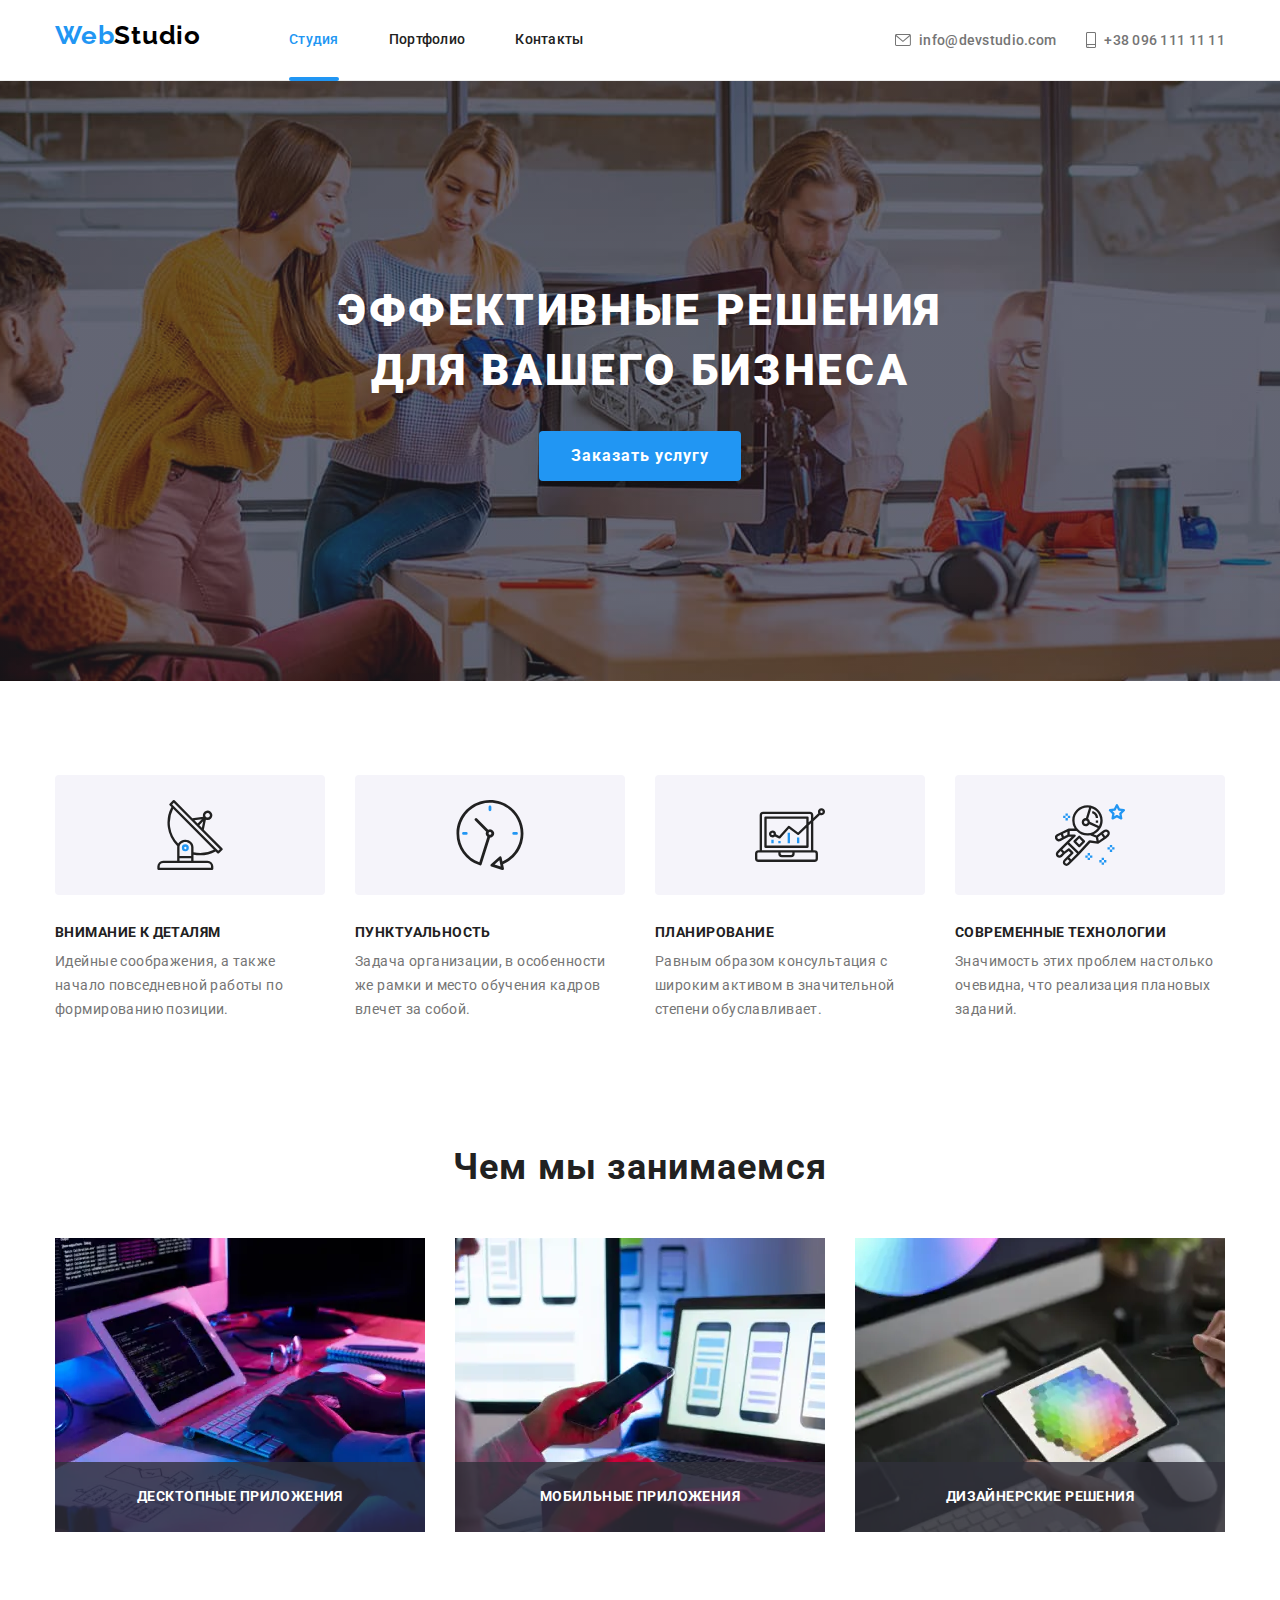
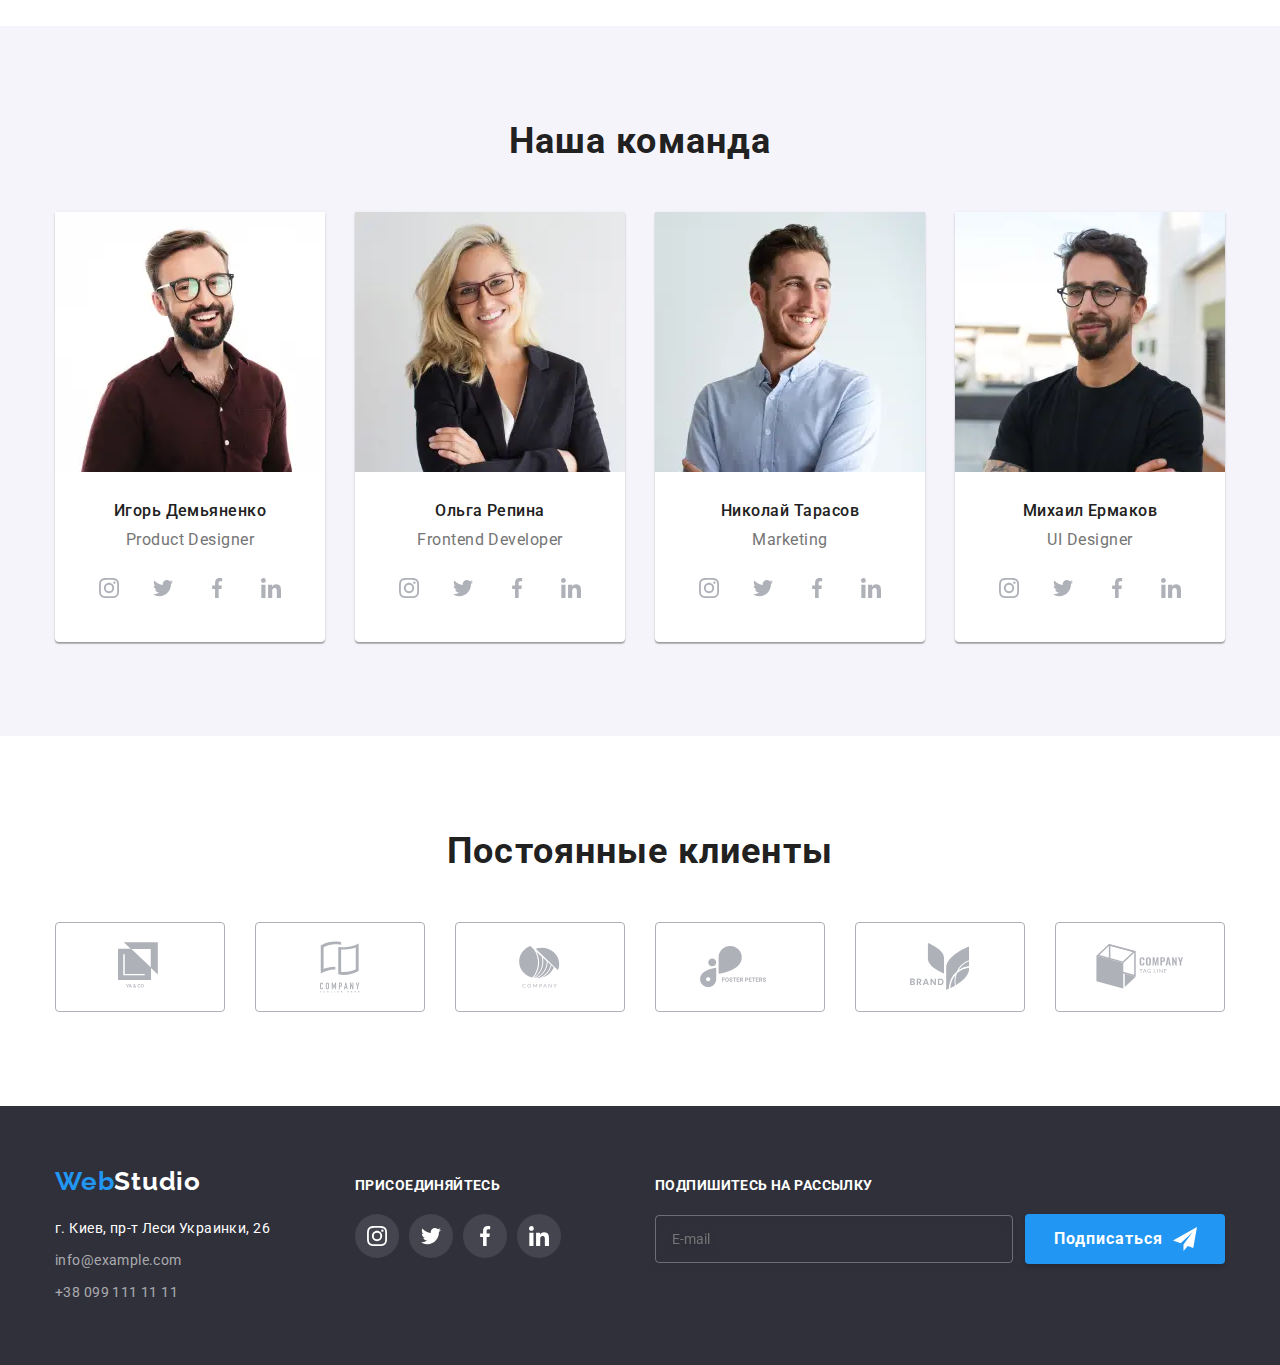
<file: index.html>
<!DOCTYPE html>
<html lang="ru">
  <head>
    <meta charset="UTF-8" />
    <meta name="viewport" content="width=device-width, initial-scale=1.0" />
    <link href="https://fonts.googleapis.com/css2?family=Raleway:wght@700&family=Roboto:wght@400;500;700;900&display=swap" rel="stylesheet" />
    <link rel="stylesheet" href="https://cdnjs.cloudflare.com/ajax/libs/modern-normalize/1.0.0/modern-normalize.min.css" />
    <link rel="stylesheet" href="./css/main.min.css" />
    <title>WebStudio</title>
  </head>
  <body>
    <!-- Header -->
    <header class="header-page">
      <div class="container">
        <div class="header-flex-wrapper">
          <nav class="main-nav">
            <a class="logo" href="./index.html">Web<span class="logo__item-primary">Studio</span></a>

            <button class="main-menu__button" aria-expanded="false" aria-controls="main-menu" data-menu-button>
              <svg class="main-menu__icon-button" width="40" height="40" aria-label="Переключатель мобильного меню">
                <use class="main-menu__icon-menu" href="./img/sprite.svg#menu-burger-open"></use>
                <use class="main-menu__icon-close" href="./img/sprite.svg#menu-burger-close"></use>
              </svg>
            </button>

            <div class="main-menu" data-menu id="main-menu">
              <ul class="nav-site">
                <li class="nav-site__item">
                  <a class="nav-site__link nav-site__link--current" href="./index.html">Студия</a>
                </li>
                <li class="nav-site__item">
                  <a class="nav-site__link" href="./portfolio.html">Портфолио</a>
                </li>
                <li class="nav-site__item">
                  <a class="nav-site__link" href="#footer">Контакты</a>
                </li>
              </ul>

              <address class="nav-address-header">
                <a class="nav-address-header__link" href="mailto:info@devstudio.com">
                  <svg class="nav-address-header__icon nav-address-header__icon-envelope" width="16" height="11">
                    <use href="./img/sprite.svg#envelope"></use>
                  </svg>
                  info@devstudio.com
                </a>
                <a class="nav-address-header__link" href="tel:+380961111111">
                  <svg class="nav-address-header__icon nav-address-header__icon-smartphone" width="10" height="15">
                    <use href="./img/sprite.svg#smartphone"></use>
                  </svg>
                  +38 096 111 11 11
                </a>
              </address>
            </div>
          </nav>
        </div>
      </div>
    </header>
    <!-- Main -->
    <main>
      <!-- Hero -->
      <section class="hero">
        <div class="hero-overlay">
          <div class="hero-content-wrapper">
            <h1 class="hero-title">Эффективные решения для вашего бизнеса</h1>
            <button class="button-order-service button" data-modal-open>Заказать услугу</button>
          </div>
        </div>
      </section>
      <!-- Features -->
      <section class="section features">
        <div class="container">
          <h2 class="section-title features-title visually-hidden">Преимущества</h2>
          <ul class="features-list">
            <li class="features-list__item">
              <div class="features-list__box-img">
                <svg class="features-list__img" width="70" height="70">
                  <use href="./img/sprite.svg#antenna"></use>
                </svg>
              </div>
              <h3 class="features-list__title">Внимание к деталям</h3>
              <p class="features-list__text">Идейные соображения, а также начало повседневной работы по формированию позиции.</p>
            </li>

            <li class="features-list__item">
              <div class="features-list__box-img">
                <svg class="features-list__img" width="70" height="70">
                  <use href="./img/sprite.svg#clock"></use>
                </svg>
              </div>
              <h3 class="features-list__title">Пунктуальность</h3>
              <p class="features-list__text">Задача организации, в особенности же рамки и место обучения кадров влечет за собой.</p>
            </li>

            <li class="features-list__item">
              <div class="features-list__box-img">
                <svg class="features-list__img" width="70" height="70">
                  <use href="./img/sprite.svg#diagram"></use>
                </svg>
              </div>
              <h3 class="features-list__title">Планирование</h3>
              <p class="features-list__text">Равным образом консультация с широким активом в значительной степени обуславливает.</p>
            </li>

            <li class="features-list__item">
              <div class="features-list__box-img">
                <svg class="features-list__img" width="70" height="70">
                  <use href="./img/sprite.svg#astronaut"></use>
                </svg>
              </div>
              <h3 class="features-list__title">Современные технологии</h3>
              <p class="features-list__text">Значимость этих проблем настолько очевидна, что реализация плановых заданий.</p>
            </li>
          </ul>
        </div>
      </section>
      <!-- Examples -->
      <section class="section examples">
        <div class="container">
          <h2 class="section-title">Чем мы занимаемся</h2>
          <ul class="examples-list">
            <li class="examples-list__item">
              <div class="examples-list__img-wrapper">
                <picture>
                  <source srcset="./img/work-1-img-370@1x.webp 1x, ./img/work-1-img-370@2x.webp 2x" type="image/webp" />
                  <img
                    loading="lazy"
                    class="image"
                    srcset="./img/work-1-img-370@1x.jpg 1x, ./img/work-1-img-370@2x.jpg 2x"
                    src="./img/work-1-img-370@1x.jpg"
                    width="370"
                    alt="Программируем"
                  />
                </picture>
                <div class="examples-list__content-box">
                  <p class="examples-list__description">Десктопные приложения</p>
                </div>
              </div>
            </li>

            <li class="examples-list__item">
              <div class="examples-list__img-wrapper">
                <picture>
                  <source srcset="./img/work-2-img-370@1x.webp 1x, ./img/work-2-img-370@2x.webp 2x" type="image/webp" />
                  <img
                    loading="lazy"
                    class="image"
                    srcset="./img/work-2-img-370@1x.jpg 1x, ./img/work-2-img-370@2x.jpg 2x"
                    src="./img/work-2-img-370@1x.jpg"
                    width="370"
                    alt="Верстаем"
                  />
                </picture>
                <div class="examples-list__content-box">
                  <p class="examples-list__description">Мобильные приложения</p>
                </div>
              </div>
            </li>

            <li class="examples-list__item">
              <div class="examples-list__img-wrapper">
                <picture>
                  <source srcset="./img/work-3-img-370@1x.webp 1x, ./img/work-3-img-370@2x.webp 2x" type="image/webp" />
                  <img
                    loading="lazy"
                    class="image"
                    srcset="./img/work-3-img-370@1x.jpg 1x, ./img/work-3-img-370@2x.jpg 2x"
                    src="./img/work-3-img-370@1x.jpg"
                    width="370"
                    alt="Рисуем"
                  />
                </picture>
                <div class="examples-list__content-box">
                  <p class="examples-list__description">Дизайнерские решения</p>
                </div>
              </div>
            </li>
          </ul>
        </div>
      </section>
      <!-- Our team -->
      <section class="section our-team">
        <div class="container">
          <h2 class="section-title">Наша команда</h2>
          <ul class="team-cards-list">
            <li class="team-cards-list__item">
              <picture>
                <source srcset="./img/comand-1-450img@1x.webp 1x, ./img/comand-1-450img@2x.webp 2x" media="(max-width: 767px)" type="image/webp" />
                <source
                  srcset="./img/comand-1-354img@1x.webp 1x, ./img/comand-1-354img@2x.webp 2x"
                  media="(min-width: 768px) and (max-width: 1199px)"
                  type="image/webp"
                />
                <source srcset="./img/comand-1-270img@1x.webp 1x, ./img/comand-1-270img@2x.webp 2x" media="(min-width: 1200px)" type="image/webp" />
                <source srcset="./img/comand-1-450img@1x.jpg 1x, ./img/comand-1-450img@2x.jpg 2x" media="(max-width: 767px)" />
                <source
                  srcset="./img/comand-1-354img@1x.jpg 1x, ./img/comand-1-354img@2x.jpg 2x"
                  media="(min-width: 768px) and (max-width: 1199px)"
                />
                <source srcset="./img/comand-1-270img@1x.jpg 1x, ./img/comand-1-270img@2x.jpg 2x" media="(min-width: 1200px)" />
                <img loading="lazy" class="image" src="./img/comand-1-270img@1x.jpg" width="450" alt="Игорь Демьяненко" />
              </picture>
              <h3 class="team-cards-list__name">Игорь Демьяненко</h3>
              <p class="team-cards-list__occupation">Product Designer</p>
              <ul class="social-networks-list">
                <li class="social-networks-list__item">
                  <a class="social-networks-list__link" href="" target="_blank" rel="noopener noreferrer" aria-label="Ссылка на Инстаграм">
                    <svg class="social-networks-list__icon" width="20" height="20">
                      <use href="./img/sprite.svg#instagram"></use>
                    </svg>
                  </a>
                </li>
                <li class="social-networks-list__item">
                  <a class="social-networks-list__link" href="" target="_blank" rel="noopener noreferrer" aria-label="Ссылка на Твиттер">
                    <svg class="social-networks-list__icon" width="20" height="20">
                      <use href="./img/sprite.svg#twitter"></use>
                    </svg>
                  </a>
                </li>
                <li class="social-networks-list__item">
                  <a class="social-networks-list__link" href="" target="_blank" rel="noopener noreferrer" aria-label="Ссылка на Фейсбук">
                    <svg class="social-networks-list__icon" width="20" height="20">
                      <use href="./img/sprite.svg#facebook"></use>
                    </svg>
                  </a>
                </li>
                <li class="social-networks-list__item">
                  <a class="social-networks-list__link" href="" target="_blank" rel="noopener noreferrer" aria-label="Ссылка на Линкедин">
                    <svg class="social-networks-list__icon" width="20" height="20">
                      <use href="./img/sprite.svg#linkedin"></use>
                    </svg>
                  </a>
                </li>
              </ul>
            </li>

            <li class="team-cards-list__item">
              <picture>
                <source srcset="./img/comand-2-450img@1x.webp 1x, ./img/comand-2-450img@2x.webp 2x" media="(max-width: 767px)" type="image/webp" />
                <source
                  srcset="./img/comand-2-354img@1x.webp 1x, ./img/comand-2-354img@2x.webp 2x"
                  media="(min-width: 768px) and (max-width: 1199px)"
                  type="image/webp"
                />
                <source srcset="./img/comand-2-270img@1x.webp 1x, ./img/comand-2-270img@2x.webp 2x" media="(min-width: 1200px)" type="image/webp" />
                <source srcset="./img/comand-2-450img@1x.jpg 1x, ./img/comand-2-450img@2x.jpg 2x" media="(max-width: 767px)" />
                <source
                  srcset="./img/comand-2-354img@1x.jpg 1x, ./img/comand-2-354img@2x.jpg 2x"
                  media="(min-width: 768px) and (max-width: 1199px)"
                />
                <source srcset="./img/comand-2-270img@1x.jpg 1x, ./img/comand-2-270img@2x.jpg 2x" media="(min-width: 1200px)" />
                <img loading="lazy" class="image" src="./img/comand-2-270img@1x.jpg" width="450" alt="Ольга Репина" />
              </picture>
              <h3 class="team-cards-list__name">Ольга Репина</h3>
              <p class="team-cards-list__occupation">Frontend Developer</p>
              <ul class="social-networks-list">
                <li class="social-networks-list__item">
                  <a class="social-networks-list__link" href="" target="_blank" rel="noopener noreferrer" aria-label="Ссылка на Инстаграм">
                    <svg class="social-networks-list__icon" width="20" height="20">
                      <use href="./img/sprite.svg#instagram"></use>
                    </svg>
                  </a>
                </li>
                <li class="social-networks-list__item">
                  <a class="social-networks-list__link" href="" target="_blank" rel="noopener noreferrer" aria-label="Ссылка на Твиттер">
                    <svg class="social-networks-list__icon" width="20" height="20">
                      <use href="./img/sprite.svg#twitter"></use>
                    </svg>
                  </a>
                </li>
                <li class="social-networks-list__item">
                  <a class="social-networks-list__link" href="" target="_blank" rel="noopener noreferrer" aria-label="Ссылка на Фейсбук">
                    <svg class="social-networks-list__icon" width="20" height="20">
                      <use href="./img/sprite.svg#facebook"></use>
                    </svg>
                  </a>
                </li>
                <li class="social-networks-list__item">
                  <a class="social-networks-list__link" href="" target="_blank" rel="noopener noreferrer" aria-label="Ссылка на Линкедин">
                    <svg class="social-networks-list__icon" width="20" height="20">
                      <use href="./img/sprite.svg#linkedin"></use>
                    </svg>
                  </a>
                </li>
              </ul>
            </li>

            <li class="team-cards-list__item">
              <picture>
                <source srcset="./img/comand-3-450img@1x.webp 1x, ./img/comand-3-450img@2x.webp 2x" media="(max-width: 767px)" type="image/webp" />
                <source
                  srcset="./img/comand-3-354img@1x.webp 1x, ./img/comand-3-354img@2x.webp 2x"
                  media="(min-width: 768px) and (max-width: 1199px)"
                  type="image/webp"
                />
                <source srcset="./img/comand-3-270img@1x.webp 1x, ./img/comand-3-270img@2x.webp 2x" media="(min-width: 1200px)" type="image/webp" />
                <source srcset="./img/comand-3-450img@1x.jpg 1x, ./img/comand-3-450img@2x.jpg 2x" media="(max-width: 767px)" />
                <source
                  srcset="./img/comand-3-354img@1x.jpg 1x, ./img/comand-3-354img@2x.jpg 2x"
                  media="(min-width: 768px) and (max-width: 1199px)"
                />
                <source srcset="./img/comand-3-270img@1x.jpg 1x, ./img/comand-3-270img@2x.jpg 2x" media="(min-width: 1200px)" />
                <img loading="lazy" class="image" src="./img/comand-3-270img@1x.jpg" width="450" alt="Николай Тарасов" />
              </picture>
              <h3 class="team-cards-list__name">Николай Тарасов</h3>
              <p class="team-cards-list__occupation">Marketing</p>
              <ul class="social-networks-list">
                <li class="social-networks-list__item">
                  <a class="social-networks-list__link" href="" target="_blank" rel="noopener noreferrer" aria-label="Ссылка на Инстаграм">
                    <svg class="social-networks-list__icon" width="20" height="20">
                      <use href="./img/sprite.svg#instagram"></use>
                    </svg>
                  </a>
                </li>
                <li class="social-networks-list__item">
                  <a class="social-networks-list__link" href="" target="_blank" rel="noopener noreferrer" aria-label="Ссылка на Твиттер">
                    <svg class="social-networks-list__icon" width="20" height="20">
                      <use href="./img/sprite.svg#twitter"></use>
                    </svg>
                  </a>
                </li>
                <li class="social-networks-list__item">
                  <a class="social-networks-list__link" href="" target="_blank" rel="noopener noreferrer" aria-label="Ссылка на Фейсбук">
                    <svg class="social-networks-list__icon" width="20" height="20">
                      <use href="./img/sprite.svg#facebook"></use>
                    </svg>
                  </a>
                </li>
                <li class="social-networks-list__item">
                  <a class="social-networks-list__link" href="" target="_blank" rel="noopener noreferrer" aria-label="Ссылка на Линкедин">
                    <svg class="social-networks-list__icon" width="20" height="20">
                      <use href="./img/sprite.svg#linkedin"></use>
                    </svg>
                  </a>
                </li>
              </ul>
            </li>

            <li class="team-cards-list__item">
              <picture>
                <source srcset="./img/comand-4-450img@1x.webp 1x, ./img/comand-4-450img@2x.webp 2x" media="(max-width: 767px)" type="image/webp" />
                <source
                  srcset="./img/comand-4-354img@1x.webp 1x, ./img/comand-4-354img@2x.webp 2x"
                  media="(min-width: 768px) and (max-width: 1199px)"
                  type="image/webp"
                />
                <source srcset="./img/comand-4-270img@1x.webp 1x, ./img/comand-4-270img@2x.webp 2x" media="(min-width: 1200px)" type="image/webp" />
                <source srcset="./img/comand-4-450img@1x.jpg 1x, ./img/comand-4-450img@2x.jpg 2x" media="(max-width: 767px)" />
                <source
                  srcset="./img/comand-4-354img@1x.jpg 1x, ./img/comand-4-354img@2x.jpg 2x"
                  media="(min-width: 768px) and (max-width: 1199px)"
                />
                <source srcset="./img/comand-4-270img@1x.jpg 1x, ./img/comand-4-270img@2x.jpg 2x" media="(min-width: 1200px)" />
                <img loading="lazy" class="image" src="./img/comand-4-270img@1x.jpg" width="450" alt="Михаил Ермаков" />
              </picture>
              <h3 class="team-cards-list__name">Михаил Ермаков</h3>
              <p class="team-cards-list__occupation">UI Designer</p>
              <ul class="social-networks-list">
                <li class="social-networks-list__item">
                  <a class="social-networks-list__link" href="" target="_blank" rel="noopener noreferrer" aria-label="Ссылка на Инстаграм">
                    <svg class="social-networks-list__icon" width="20" height="20">
                      <use href="./img/sprite.svg#instagram"></use>
                    </svg>
                  </a>
                </li>
                <li class="social-networks-list__item">
                  <a class="social-networks-list__link" href="" target="_blank" rel="noopener noreferrer" aria-label="Ссылка на Твиттер">
                    <svg class="social-networks-list__icon" width="20" height="20">
                      <use href="./img/sprite.svg#twitter"></use>
                    </svg>
                  </a>
                </li>
                <li class="social-networks-list__item">
                  <a class="social-networks-list__link" href="" target="_blank" rel="noopener noreferrer" aria-label="Ссылка на Фейсбук">
                    <svg class="social-networks-list__icon" width="20" height="20">
                      <use href="./img/sprite.svg#facebook"></use>
                    </svg>
                  </a>
                </li>
                <li class="social-networks-list__item">
                  <a class="social-networks-list__link" href="" target="_blank" rel="noopener noreferrer" aria-label="Ссылка на Линкедин">
                    <svg class="social-networks-list__icon" width="20" height="20">
                      <use href="./img/sprite.svg#linkedin"></use>
                    </svg>
                  </a>
                </li>
              </ul>
            </li>
          </ul>
        </div>
      </section>
      <!-- Clients -->
      <section class="section clients">
        <div class="container">
          <h2 class="section-title">Постоянные клиенты</h2>
          <ul class="clients-list">
            <li class="clients-list__item">
              <a class="clients-list__link" href="">
                <svg class="clients-list__logo clients-list__logo1">
                  <use href="./img/sprite.svg#company-logo-1"></use>
                </svg>
              </a>
            </li>
            <li class="clients-list__item">
              <a class="clients-list__link" href="">
                <svg class="clients-list__logo clients-list__logo2">
                  <use href="./img/sprite.svg#company-logo-2"></use>
                </svg>
              </a>
            </li>
            <li class="clients-list__item">
              <a class="clients-list__link" href="">
                <svg class="clients-list__logo clients-list__logo3">
                  <use href="./img/sprite.svg#company-logo-3"></use>
                </svg>
              </a>
            </li>
            <li class="clients-list__item">
              <a class="clients-list__link" href="">
                <svg class="clients-list__logo clients-list__logo4">
                  <use href="./img/sprite.svg#company-logo-4"></use>
                </svg>
              </a>
            </li>
            <li class="clients-list__item">
              <a class="clients-list__link" href="">
                <svg class="clients-list__logo clients-list__logo5">
                  <use href="./img/sprite.svg#company-logo-5"></use>
                </svg>
              </a>
            </li>
            <li class="clients-list__item">
              <a class="clients-list__link" href="">
                <svg class="clients-list__logo clients-list__logo6">
                  <use href="./img/sprite.svg#company-logo-6"></use>
                </svg>
              </a>
            </li>
          </ul>
        </div>
      </section>
    </main>
    <!-- Footer -->
    <footer class="footer" id="footer">
      <div class="container footer-flex-wrapper">
        <section class="item">
          <h2 class="contacts visually-hidden">Контакты</h2>
          <a class="logo footer__logo" href="./index.html">Web<span class="logo__item-secondary">Studio</span></a>

          <address class="contacts">
            <a class="contacts__link contacts__link--text" href="https://goo.gl/maps/5TERfCZM7dk4rjz7A" target="_blank" rel="noopener noreferrer"
              >г. Киев, пр-т Леси Украинки, 26</a
            >
            <br />
            <a class="contacts__link" href="mailto:info@example.com">info@example.com</a>
            <br />
            <a class="contacts__link" href="tel:+380991111111">+38 099 111 11 11</a>
          </address>
        </section>

        <section class="item">
          <h2 class="call-text">Присоединяйтесь</h2>
          <ul class="social-networks-list">
            <li class="social-networks-list__item">
              <a class="social-networks-list__link" href="">
                <svg class="social-networks-list__icon" width="20" height="20">
                  <use href="./img/sprite.svg#instagram"></use>
                </svg>
              </a>
            </li>
            <li class="social-networks-list__item">
              <a class="social-networks-list__link" href="">
                <svg class="social-networks-list__icon" width="20" height="20">
                  <use href="./img/sprite.svg#twitter"></use>
                </svg>
              </a>
            </li>
            <li class="social-networks-list__item">
              <a class="social-networks-list__link" href="">
                <svg class="social-networks-list__icon" width="20" height="20">
                  <use href="./img/sprite.svg#facebook"></use>
                </svg>
              </a>
            </li>
            <li class="social-networks-list__item">
              <a class="social-networks-list__link" href="">
                <svg class="social-networks-list__icon" width="20" height="20">
                  <use href="./img/sprite.svg#linkedin"></use>
                </svg>
              </a>
            </li>
          </ul>
        </section>

        <section class="item">
          <h2 class="subscribe-form__text">Подпишитесь на рассылку</h2>
          <form class="subscribe-form">
            <div class="subscribe-form__actions">
              <input class="subscribe-form__input" type="email" name="email" placeholder="E-mail" />
              <button class="subscribe-form__button button" type="submit">
                Подписаться
                <svg class="subscribe-form__button-icon" width="24" height="24">
                  <use href="./img/sprite.svg#icon-send"></use>
                </svg>
              </button>
            </div>
          </form>
        </section>
      </div>
    </footer>
    <!-- Backdrop and modal -->
    <div class="backdrop is-hidden" data-modal>
      <div class="modal">
        <button class="modal__button-close" data-modal-close>
          <svg class="modal__icon-close" width="11" height="11" aria-label="Закрытие модального окна">
            <use href="./img/sprite.svg#x-close"></use>
          </svg>
        </button>
        <h2 class="modal-form__title">Оставьте свои данные, мы вам перезвоним</h2>
        <form class="modal-form">
          <div class="modal-form__inputs">
            <label class="modal-form__form-field-input">
              <span class="modal-form__label">Имя</span>
              <span class="modal-form__input-wrapper">
                <input class="modal-form__input" type="text" name="name" pattern="^[a-zA-ZА-Яа-яЁё\s]+$" required />
                <svg class="modal-form__icon" width="18" height="18">
                  <use href="./img/sprite.svg#person-black"></use>
                </svg>
              </span>
            </label>

            <label class="modal-form__form-field-input">
              <span class="modal-form__label">Телефон</span>
              <span class="modal-form__input-wrapper">
                <input class="modal-form__input" type="tel" name="telephone" pattern="^380[0-9]{9}(\s*)?$" required />
                <svg class="modal-form__icon" width="18" height="18">
                  <use href="./img/sprite.svg#phone-black"></use>
                </svg>
              </span>
            </label>

            <label class="modal-form__form-field-input">
              <span class="modal-form__label">Почта</span>
              <span class="modal-form__input-wrapper">
                <input class="modal-form__input" type="email" name="email" pattern="^([a-z0-9_\.-])+@[a-z0-9-]+\.([a-z]{2,4}\.)?[a-z]{2,4}$" />
                <svg class="modal-form__icon" width="18" height="18">
                  <use href="./img/sprite.svg#email-black"></use>
                </svg>
              </span>
            </label>

            <label class="modal-form__form-field-input">
              <span class="modal-form__label">Комментарий</span>
              <textarea class="modal-form__comment" name="comment" placeholder="Введите текст"></textarea>
            </label>
          </div>

          <label class="modal-form__form-field-policy">
            <input class="modal-form__check visually-hidden" type="checkbox" name="policy" />
            <span class="modal-form__checkbox" tabindex="0"></span>
            <span class="modal-form__label-policy"
              >Соглашаюсь с рассылкой и принимаю <a class="modal-form__link-policy" href="">Условия договора</a></span
            >
          </label>

          <div class="modal-form__button-wrapper">
            <button class="button modal-form__button">Отправить</button>
          </div>
        </form>
      </div>
    </div>
    <script src="./js/menu.js"></script>
    <script src="./js/modal.js"></script>
  </body>
</html>
</file>
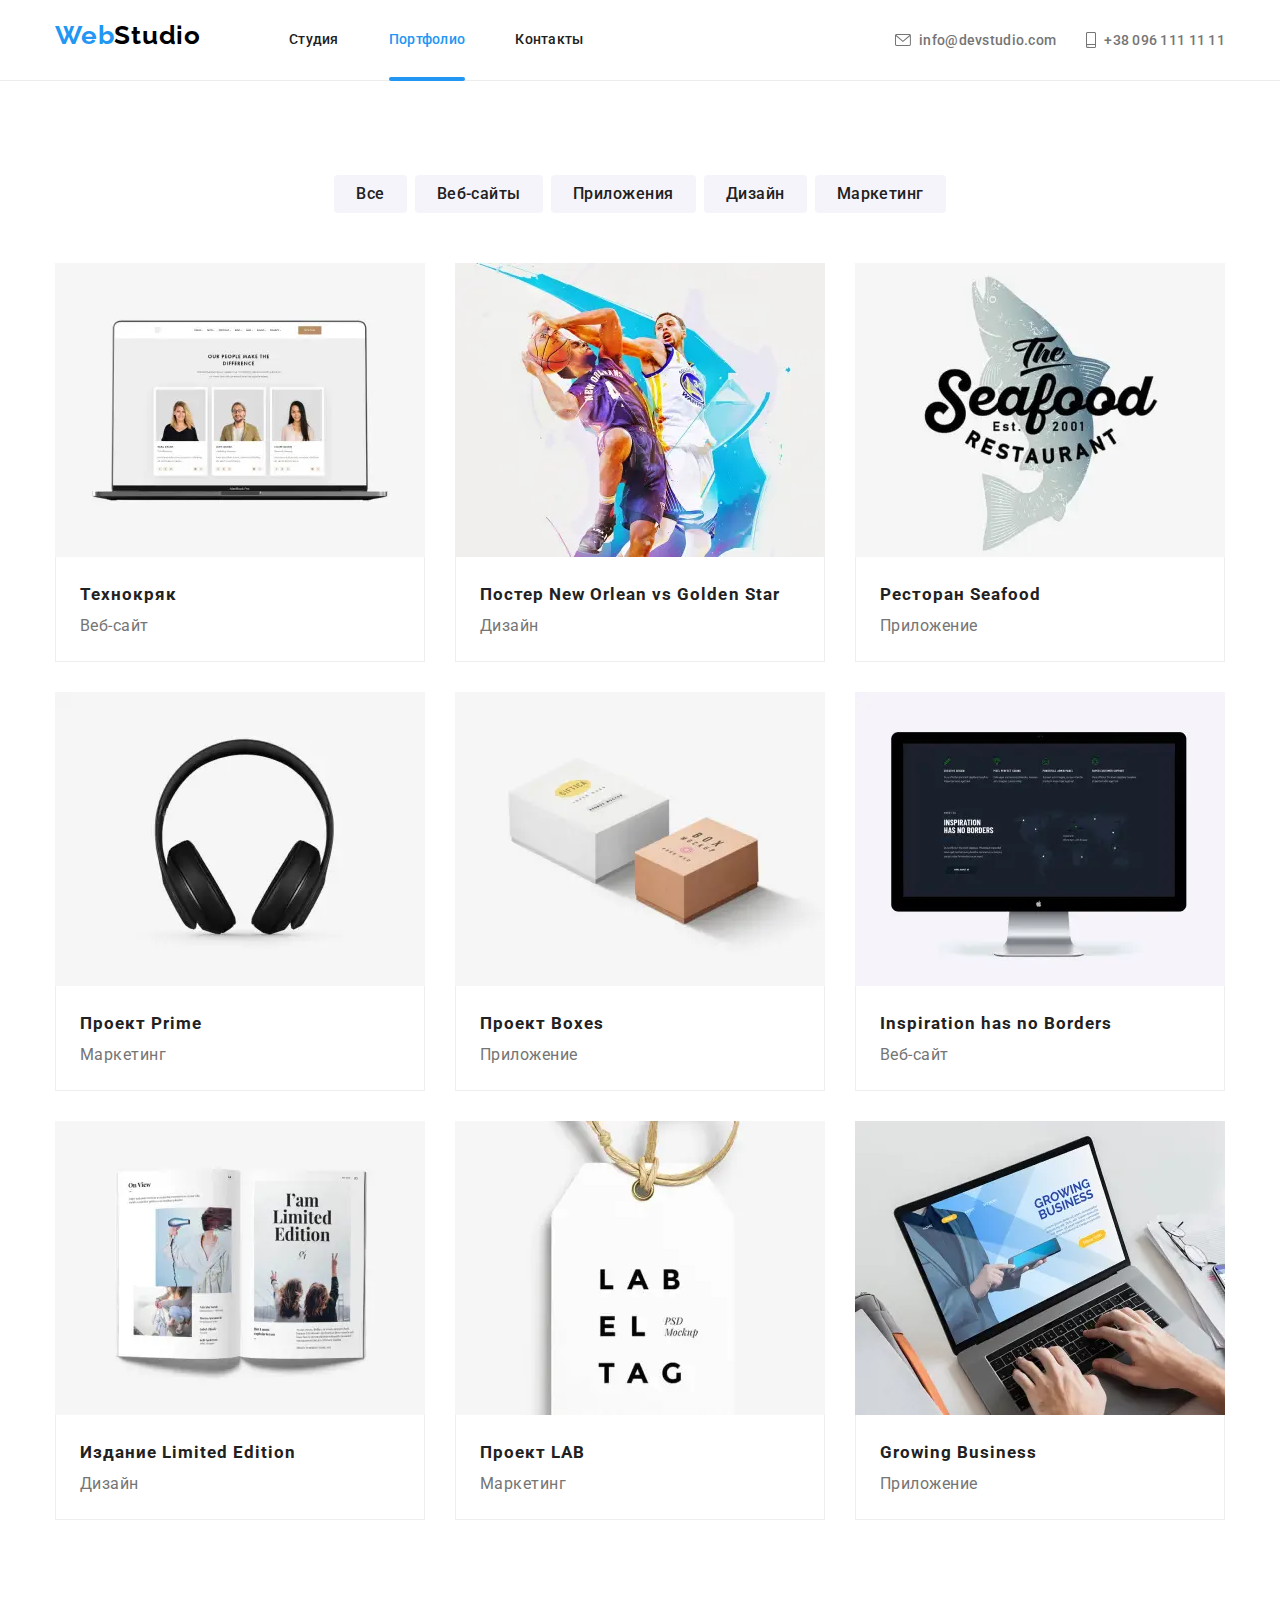
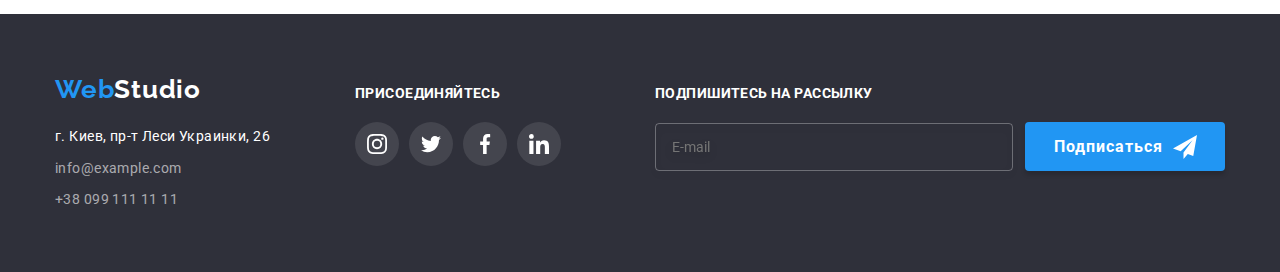
<file: portfolio.html>
<!DOCTYPE html>
<html lang="ru">
  <head>
    <meta charset="UTF-8" />
    <meta name="viewport" content="width=device-width, initial-scale=1.0" />
    <link href="https://fonts.googleapis.com/css2?family=Raleway:wght@700&family=Roboto:wght@400;500;700;900&display=swap" rel="stylesheet" />
    <link rel="stylesheet" href="https://cdnjs.cloudflare.com/ajax/libs/modern-normalize/1.0.0/modern-normalize.min.css" />
    <link rel="stylesheet" href="./css/portfolio.min.css" />
    <title>WebStudio</title>
  </head>

  <body>
    <!-- Header -->
    <header class="header-page">
      <div class="container">
        <div class="header-flex-wrapper">
          <nav class="main-nav">
            <a class="logo" href="./index.html">Web<span class="logo__item-primary">Studio</span></a>

            <button class="main-menu__button" aria-expanded="false" aria-controls="main-menu" data-menu-button>
              <svg class="main-menu__icon-button" width="40" height="40" aria-label="Переключатель мобильного меню">
                <use class="main-menu__icon-menu" href="./img/sprite.svg#menu-burger-open"></use>
                <use class="main-menu__icon-close" href="./img/sprite.svg#menu-burger-close"></use>
              </svg>
            </button>

            <div class="main-menu" data-menu id="main-menu">
              <ul class="nav-site">
                <li class="nav-site__item">
                  <a class="nav-site__link" href="./index.html">Студия</a>
                </li>
                <li class="nav-site__item">
                  <a class="nav-site__link nav-site__link--current" href="./portfolio.html">Портфолио</a>
                </li>
                <li class="nav-site__item">
                  <a class="nav-site__link" href="#footer">Контакты</a>
                </li>
              </ul>

              <address class="nav-address-header">
                <a class="nav-address-header__link" href="mailto:info@devstudio.com">
                  <svg class="nav-address-header__icon nav-address-header__icon-envelope" width="16" height="11">
                    <use href="./img/sprite.svg#envelope"></use>
                  </svg>
                  info@devstudio.com
                </a>
                <a class="nav-address-header__link" href="tel:+380961111111">
                  <svg class="nav-address-header__icon nav-address-header__icon-smartphone" width="10" height="15">
                    <use href="./img/sprite.svg#smartphone"></use>
                  </svg>
                  +38 096 111 11 11
                </a>
              </address>
            </div>
          </nav>
        </div>
      </div>
    </header>

    <!-- Main -->
    <main>
      <!-- Portfolio -->
      <section class="section portfolio">
        <div class="container">
          <h1 class="section-title portfolio-title visually-hidden">Портфолио</h1>
          <ul class="nav-portfolio">
            <li class="nav-portfolio__item"><button class="nav-portfolio__button" type="button">Все</button></li>
            <li class="nav-portfolio__item"><button class="nav-portfolio__button" type="button">Веб-сайты</button></li>
            <li class="nav-portfolio__item"><button class="nav-portfolio__button" type="button">Приложения</button></li>
            <li class="nav-portfolio__item"><button class="nav-portfolio__button" type="button">Дизайн</button></li>
            <li class="nav-portfolio__item"><button class="nav-portfolio__button" type="button">Маркетинг</button></li>
          </ul>

          <ul class="portfolio-list">
            <li class="portfolio-list__item">
              <a class="portfolio-list__link" href="">
                <div class="portfolio-list__img-wrapper">
                  <picture>
                    <source
                      srcset="./img/examples-1-450img@1x.webp 1x, ./img/examples-1-450img@2x.webp 2x"
                      media="(max-width: 767px)"
                      type="image/webp"
                    />
                    <source
                      srcset="./img/examples-1-354img@1x.webp 1x, ./img/examples-1-354img@2x.webp 2x"
                      media="(min-width: 768px) and (max-width: 1199px)"
                      type="image/webp"
                    />
                    <source
                      srcset="./img/examples-1-370img@1x.webp 1x, ./img/examples-1-370img@2x.webp 2x"
                      media="(min-width: 1200px)"
                      type="image/webp"
                    />

                    <source srcset="./img/examples-1-450img@1x.jpg 1x, ./img/examples-1-450img@2x.jpg 2x" media="(max-width: 767px)" />
                    <source
                      srcset="./img/examples-1-354img@1x.jpg 1x, ./img/examples-1-354img@2x.jpg 2x"
                      media="(min-width: 768px) and (max-width: 1199px)"
                    />
                    <source srcset="./img/examples-1-370img@1x.jpg 1x, ./img/examples-1-370img@2x.jpg 2x" media="(min-width: 1200px)" />

                    <img
                      loading="lazy"
                      class="image"
                      src="./img/examples-1-354img@1x.jpg"
                      width="450"
                      alt="Титульная страница сайта отрытая на ноутбуке"
                    />
                  </picture>

                  <div class="portfolio-list__pop-up-content-box">
                    <p class="portfolio-list__pop-up-text">
                      Технокряк это современная площадка распространения коронавируса. Компании используют эту платформу для цифрового шпионажа и атак
                      на защищённые сервера конкурентов.
                    </p>
                  </div>
                </div>
                <div class="portfolio-list__content-box">
                  <h2 class="portfolio-list__title">Технокряк</h2>
                  <p class="portfolio-list__text">Веб-сайт</p>
                </div>
              </a>
            </li>

            <li class="portfolio-list__item">
              <a class="link portfolio-list__link" href="">
                <div class="portfolio-list__img-wrapper">
                  <picture>
                    <source
                      srcset="./img/examples-2-450img@1x.webp 1x, ./img/examples-2-450img@2x.webp 2x"
                      media="(max-width: 767px)"
                      type="image/webp"
                    />
                    <source
                      srcset="./img/examples-2-354img@1x.webp 1x, ./img/examples-2-354img@2x.webp 2x"
                      media="(min-width: 768px) and (max-width: 1199px)"
                      type="image/webp"
                    />
                    <source
                      srcset="./img/examples-2-370img@1x.webp 1x, ./img/examples-2-370img@2x.webp 2x"
                      media="(min-width: 1200px)"
                      type="image/webp"
                    />

                    <source srcset="./img/examples-2-450img@1x.jpg 1x, ./img/examples-2-450img@2x.jpg 2x" media="(max-width: 767px)" />
                    <source
                      srcset="./img/examples-2-354img@1x.jpg 1x, ./img/examples-2-354img@2x.jpg 2x"
                      media="(min-width: 768px) and (max-width: 1199px)"
                    />
                    <source srcset="./img/examples-2-370img@1x.jpg 1x, ./img/examples-2-370img@2x.jpg 2x" media="(min-width: 1200px)" />

                    <img loading="lazy" class="image" src="./img/examples-2-354img@1x.jpg" width="450" alt="Постер с двумя баскетболистами" />
                  </picture>

                  <div class="portfolio-list__pop-up-content-box">
                    <p class="portfolio-list__pop-up-text">
                      Технокряк это современная площадка распространения коронавируса. Компании используют эту платформу для цифрового шпионажа и атак
                      на защищённые сервера конкурентов.
                    </p>
                  </div>
                </div>
                <div class="portfolio-list__content-box">
                  <h2 class="portfolio-list__title">Постер New Orlean vs Golden Star</h2>
                  <p class="portfolio-list__text">Дизайн</p>
                </div>
              </a>
            </li>

            <li class="portfolio-list__item">
              <a class="portfolio-list__link" href="">
                <div class="portfolio-list__img-wrapper">
                  <picture>
                    <source
                      srcset="./img/examples-3-450img@1x.webp 1x, ./img/examples-3-450img@2x.webp 2x"
                      media="(max-width: 767px)"
                      type="image/webp"
                    />
                    <source
                      srcset="./img/examples-3-354img@1x.webp 1x, ./img/examples-3-354img@2x.webp 2x"
                      media="(min-width: 768px) and (max-width: 1199px)"
                      type="image/webp"
                    />
                    <source
                      srcset="./img/examples-3-370img@1x.webp 1x, ./img/examples-3-370img@2x.webp 2x"
                      media="(min-width: 1200px)"
                      type="image/webp"
                    />

                    <source srcset="./img/examples-3-450img@1x.jpg 1x, ./img/examples-3-450img@2x.jpg 2x" media="(max-width: 767px)" />
                    <source
                      srcset="./img/examples-3-354img@1x.jpg 1x, ./img/examples-3-354img@2x.jpg 2x"
                      media="(min-width: 768px) and (max-width: 1199px)"
                    />
                    <source srcset="./img/examples-3-370img@1x.jpg 1x, ./img/examples-3-370img@2x.jpg 2x" media="(min-width: 1200px)" />

                    <img
                      loading="lazy"
                      class="image"
                      src="./img/examples-3-354img@1x.jpg"
                      width="450"
                      alt="Логотип морского ресторана с изображением рыбы"
                    />
                  </picture>
                  <div class="portfolio-list__pop-up-content-box">
                    <p class="portfolio-list__pop-up-text">
                      Технокряк это современная площадка распространения коронавируса. Компании используют эту платформу для цифрового шпионажа и атак
                      на защищённые сервера конкурентов.
                    </p>
                  </div>
                </div>
                <div class="portfolio-list__content-box">
                  <h2 class="portfolio-list__title">Ресторан Seafood</h2>
                  <p class="portfolio-list__text">Приложение</p>
                </div>
              </a>
            </li>

            <li class="portfolio-list__item">
              <a class="portfolio-list__link" href="">
                <div class="portfolio-list__img-wrapper">
                  <picture>
                    <source
                      srcset="./img/examples-4-450img@1x.webp 1x, ./img/examples-4-450img@2x.webp 2x"
                      media="(max-width: 767px)"
                      type="image/webp"
                    />
                    <source
                      srcset="./img/examples-4-354img@1x.webp 1x, ./img/examples-4-354img@2x.webp 2x"
                      media="(min-width: 768px) and (max-width: 1199px)"
                      type="image/webp"
                    />
                    <source
                      srcset="./img/examples-4-370img@1x.webp 1x, ./img/examples-4-370img@2x.webp 2x"
                      media="(min-width: 1200px)"
                      type="image/webp"
                    />

                    <source srcset="./img/examples-4-450img@1x.jpg 1x, ./img/examples-4-450img@2x.jpg 2x" media="(max-width: 767px)" />
                    <source
                      srcset="./img/examples-4-354img@1x.jpg 1x, ./img/examples-4-354img@2x.jpg 2x"
                      media="(min-width: 768px) and (max-width: 1199px)"
                    />
                    <source srcset="./img/examples-4-370img@1x.jpg 1x, ./img/examples-4-370img@2x.jpg 2x" media="(min-width: 1200px)" />

                    <img loading="lazy" class="image" src="./img/examples-4-354img@1x.jpg" width="450" alt="Беспроводные наушники" />
                  </picture>
                  <div class="portfolio-list__pop-up-content-box">
                    <p class="portfolio-list__pop-up-text">
                      Технокряк это современная площадка распространения коронавируса. Компании используют эту платформу для цифрового шпионажа и атак
                      на защищённые сервера конкурентов.
                    </p>
                  </div>
                </div>
                <div class="portfolio-list__content-box">
                  <h2 class="portfolio-list__title">Проект Prime</h2>
                  <p class="portfolio-list__text">Маркетинг</p>
                </div>
              </a>
            </li>

            <li class="portfolio-list__item">
              <a class="portfolio-list__link" href="">
                <div class="portfolio-list__img-wrapper">
                  <picture>
                    <source
                      srcset="./img/examples-5-450img@1x.webp 1x, ./img/examples-5-450img@2x.webp 2x"
                      media="(max-width: 767px)"
                      type="image/webp"
                    />
                    <source
                      srcset="./img/examples-5-354img@1x.webp 1x, ./img/examples-5-354img@2x.webp 2x"
                      media="(min-width: 768px) and (max-width: 1199px)"
                      type="image/webp"
                    />
                    <source
                      srcset="./img/examples-5-370img@1x.webp 1x, ./img/examples-5-370img@2x.webp 2x"
                      media="(min-width: 1200px)"
                      type="image/webp"
                    />

                    <source srcset="./img/examples-5-450img@1x.jpg 1x, ./img/examples-5-450img@2x.jpg 2x" media="(max-width: 767px)" />
                    <source
                      srcset="./img/examples-5-354img@1x.jpg 1x, ./img/examples-5-354img@2x.jpg 2x"
                      media="(min-width: 768px) and (max-width: 1199px)"
                    />
                    <source srcset="./img/examples-5-370img@1x.jpg 1x, ./img/examples-5-370img@2x.jpg 2x" media="(min-width: 1200px)" />

                    <img
                      loading="lazy"
                      class="image"
                      src="./img/examples-5-354img@1x.jpg"
                      width="450"
                      alt="Две бумажные коробки белого и коричневого цвета"
                    />
                  </picture>
                  <div class="portfolio-list__pop-up-content-box">
                    <p class="portfolio-list__pop-up-text">
                      Технокряк это современная площадка распространения коронавируса. Компании используют эту платформу для цифрового шпионажа и атак
                      на защищённые сервера конкурентов.
                    </p>
                  </div>
                </div>
                <div class="portfolio-list__content-box">
                  <h2 class="portfolio-list__title">Проект Boxes</h2>
                  <p class="portfolio-list__text">Приложение</p>
                </div>
              </a>
            </li>

            <li class="portfolio-list__item">
              <a class="portfolio-list__link" href="">
                <div class="portfolio-list__img-wrapper">
                  <picture>
                    <source
                      srcset="./img/examples-6-450img@1x.webp 1x, ./img/examples-6-450img@2x.webp 2x"
                      media="(max-width: 767px)"
                      type="image/webp"
                    />
                    <source
                      srcset="./img/examples-6-354img@1x.webp 1x, ./img/examples-6-354img@2x.webp 2x"
                      media="(min-width: 768px) and (max-width: 1199px)"
                      type="image/webp"
                    />
                    <source
                      srcset="./img/examples-6-370img@1x.webp 1x, ./img/examples-6-370img@2x.webp 2x"
                      media="(min-width: 1200px)"
                      type="image/webp"
                    />

                    <source srcset="./img/examples-6-450img@1x.jpg 1x, ./img/examples-6-450img@2x.jpg 2x" media="(max-width: 767px)" />
                    <source
                      srcset="./img/examples-6-354img@1x.jpg 1x, ./img/examples-6-354img@2x.jpg 2x"
                      media="(min-width: 768px) and (max-width: 1199px)"
                    />
                    <source srcset="./img/examples-6-370img@1x.jpg 1x, ./img/examples-6-370img@2x.jpg 2x" media="(min-width: 1200px)" />

                    <img loading="lazy" class="image" src="./img/examples-6-354img@1x.jpg" width="450" alt="Монитор apple" />
                  </picture>
                  <div class="portfolio-list__pop-up-content-box">
                    <p class="portfolio-list__pop-up-text">
                      Технокряк это современная площадка распространения коронавируса. Компании используют эту платформу для цифрового шпионажа и атак
                      на защищённые сервера конкурентов.
                    </p>
                  </div>
                </div>
                <div class="portfolio-list__content-box">
                  <h2 class="portfolio-list__title">Inspiration has no Borders</h2>
                  <p class="portfolio-list__text">Веб-сайт</p>
                </div>
              </a>
            </li>

            <li class="portfolio-list__item">
              <a class="portfolio-list__link" href="">
                <div class="portfolio-list__img-wrapper">
                  <picture>
                    <source
                      srcset="./img/examples-7-450img@1x.webp 1x, ./img/examples-7-450img@2x.webp 2x"
                      media="(max-width: 767px)"
                      type="image/webp"
                    />
                    <source
                      srcset="./img/examples-7-354img@1x.webp 1x, ./img/examples-7-354img@2x.webp 2x"
                      media="(min-width: 768px) and (max-width: 1199px)"
                      type="image/webp"
                    />
                    <source
                      srcset="./img/examples-7-370img@1x.webp 1x, ./img/examples-7-370img@2x.webp 2x"
                      media="(min-width: 1200px)"
                      type="image/webp"
                    />

                    <source srcset="./img/examples-7-450img@1x.jpg 1x, ./img/examples-7-450img@2x.jpg 2x" media="(max-width: 767px)" />
                    <source
                      srcset="./img/examples-7-354img@1x.jpg 1x, ./img/examples-7-354img@2x.jpg 2x"
                      media="(min-width: 768px) and (max-width: 1199px)"
                    />
                    <source srcset="./img/examples-7-370img@1x.jpg 1x, ./img/examples-7-370img@2x.jpg 2x" media="(min-width: 1200px)" />

                    <img loading="lazy" class="image" src="./img/examples-7-354img@1x.jpg" width="450" alt="Раскрытый журнал" />
                  </picture>
                  <div class="portfolio-list__pop-up-content-box">
                    <p class="portfolio-list__pop-up-text">
                      Технокряк это современная площадка распространения коронавируса. Компании используют эту платформу для цифрового шпионажа и атак
                      на защищённые сервера конкурентов.
                    </p>
                  </div>
                </div>
                <div class="portfolio-list__content-box">
                  <h2 class="portfolio-list__title">Издание Limited Edition</h2>
                  <p class="portfolio-list__text">Дизайн</p>
                </div>
              </a>
            </li>

            <li class="portfolio-list__item">
              <a class="portfolio-list__link" href="">
                <div class="portfolio-list__img-wrapper">
                  <picture>
                    <source
                      srcset="./img/examples-8-450img@1x.webp 1x, ./img/examples-8-450img@2x.webp 2x"
                      media="(max-width: 767px)"
                      type="image/webp"
                    />
                    <source
                      srcset="./img/examples-8-354img@1x.webp 1x, ./img/examples-8-354img@2x.webp 2x"
                      media="(min-width: 768px) and (max-width: 1199px)"
                      type="image/webp"
                    />
                    <source
                      srcset="./img/examples-8-370img@1x.webp 1x, ./img/examples-8-370img@2x.webp 2x"
                      media="(min-width: 1200px)"
                      type="image/webp"
                    />

                    <source srcset="./img/examples-8-450img@1x.jpg 1x, ./img/examples-8-450img@2x.jpg 2x" media="(max-width: 767px)" />
                    <source
                      srcset="./img/examples-8-354img@1x.jpg 1x, ./img/examples-8-354img@2x.jpg 2x"
                      media="(min-width: 768px) and (max-width: 1199px)"
                    />
                    <source srcset="./img/examples-8-370img@1x.jpg 1x, ./img/examples-8-370img@2x.jpg 2x" media="(min-width: 1200px)" />

                    <img loading="lazy" class="image" src="./img/examples-8-354img@1x.jpg" width="450" alt="Белая этикетка" />
                  </picture>
                  <div class="portfolio-list__pop-up-content-box">
                    <p class="portfolio-list__pop-up-text">
                      Технокряк это современная площадка распространения коронавируса. Компании используют эту платформу для цифрового шпионажа и атак
                      на защищённые сервера конкурентов.
                    </p>
                  </div>
                </div>
                <div class="portfolio-list__content-box">
                  <h2 class="portfolio-list__title">Проект LAB</h2>
                  <p class="portfolio-list__text">Маркетинг</p>
                </div>
              </a>
            </li>

            <li class="portfolio-list__item">
              <a class="portfolio-list__link" href="">
                <div class="portfolio-list__img-wrapper">
                  <picture>
                    <source
                      srcset="./img/examples-9-450img@1x.webp 1x, ./img/examples-9-450img@2x.webp 2x"
                      media="(max-width: 767px)"
                      type="image/webp"
                    />
                    <source
                      srcset="./img/examples-9-354img@1x.webp 1x, ./img/examples-9-354img@2x.webp 2x"
                      media="(min-width: 768px) and (max-width: 1199px)"
                      type="image/webp"
                    />
                    <source
                      srcset="./img/examples-9-370img@1x.webp 1x, ./img/examples-9-370img@2x.webp 2x"
                      media="(min-width: 1200px)"
                      type="image/webp"
                    />

                    <source srcset="./img/examples-9-450img@1x.jpg 1x, ./img/examples-9-450img@2x.jpg 2x" media="(max-width: 767px)" />
                    <source
                      srcset="./img/examples-9-354img@1x.jpg 1x, ./img/examples-9-354img@2x.jpg 2x"
                      media="(min-width: 768px) and (max-width: 1199px)"
                    />
                    <source srcset="./img/examples-9-370img@1x.jpg 1x, ./img/examples-9-370img@2x.jpg 2x" media="(min-width: 1200px)" />

                    <img loading="lazy" class="image" src="./img/examples-9-354img@1x.jpg" width="450" alt="Мужчина работает за ноутбуком" />
                  </picture>
                  <div class="portfolio-list__pop-up-content-box">
                    <p class="portfolio-list__pop-up-text">
                      Технокряк это современная площадка распространения коронавируса. Компании используют эту платформу для цифрового шпионажа и атак
                      на защищённые сервера конкурентов.
                    </p>
                  </div>
                </div>
                <div class="portfolio-list__content-box">
                  <h2 class="portfolio-list__title">Growing Business</h2>
                  <p class="portfolio-list__text">Приложение</p>
                </div>
              </a>
            </li>
          </ul>
        </div>
      </section>
    </main>
    <!-- Footer -->
    <!-- Footer -->
    <footer class="footer" id="footer">
      <div class="container footer-flex-wrapper">
        <section class="item">
          <h2 class="contacts visually-hidden">Контакты</h2>
          <a class="logo footer__logo" href="./index.html">Web<span class="logo__item-secondary">Studio</span></a>

          <address class="contacts">
            <a class="contacts__link contacts__link--text" href="https://goo.gl/maps/5TERfCZM7dk4rjz7A" target="_blank" rel="noopener noreferrer"
              >г. Киев, пр-т Леси Украинки, 26</a
            >
            <br />
            <a class="contacts__link" href="mailto:info@example.com">info@example.com</a>
            <br />
            <a class="contacts__link" href="tel:+380991111111">+38 099 111 11 11</a>
          </address>
        </section>

        <section class="item">
          <h2 class="call-text">Присоединяйтесь</h2>
          <ul class="social-networks-list">
            <li class="social-networks-list__item">
              <a class="social-networks-list__link" href="">
                <svg class="social-networks-list__icon" width="20" height="20">
                  <use href="./img/sprite.svg#instagram"></use>
                </svg>
              </a>
            </li>
            <li class="social-networks-list__item">
              <a class="social-networks-list__link" href="">
                <svg class="social-networks-list__icon" width="20" height="20">
                  <use href="./img/sprite.svg#twitter"></use>
                </svg>
              </a>
            </li>
            <li class="social-networks-list__item">
              <a class="social-networks-list__link" href="">
                <svg class="social-networks-list__icon" width="20" height="20">
                  <use href="./img/sprite.svg#facebook"></use>
                </svg>
              </a>
            </li>
            <li class="social-networks-list__item">
              <a class="social-networks-list__link" href="">
                <svg class="social-networks-list__icon" width="20" height="20">
                  <use href="./img/sprite.svg#linkedin"></use>
                </svg>
              </a>
            </li>
          </ul>
        </section>

        <section class="item">
          <h2 class="subscribe-form__text">Подпишитесь на рассылку</h2>
          <form class="subscribe-form">
            <div class="subscribe-form__actions">
              <input class="subscribe-form__input" type="email" name="email" placeholder="E-mail" />
              <button class="subscribe-form__button button" type="submit">
                Подписаться
                <svg class="subscribe-form__button-icon" width="24" height="24">
                  <use href="./img/sprite.svg#icon-send"></use>
                </svg>
              </button>
            </div>
          </form>
        </section>
      </div>
    </footer>
    <!-- Scripts -->
    <script src="./js/menu.js"></script>
  </body>
</html>
</file>
<file: css/main.min.css>
body{font-family:"Roboto", sans-serif;color:#757575;font-size:14px;line-height:1.71;letter-spacing:0.03em}*{outline-color:#2196f3}body.modal-open{overflow:hidden}h1,h2,h3,h4,h5,h6,p{padding:0;margin:0}.visually-hidden{position:absolute !important;clip:rect(1px 1px 1px 1px);clip:rect(1px, 1px, 1px, 1px);padding:0 !important;border:0 !important;height:1px !important;width:1px !important;overflow:hidden}.button{padding-top:10px;padding-bottom:10px;font-weight:700;font-size:16px;line-height:1.87;letter-spacing:0.06em;color:#fff;background-color:#2196f3;border:none;box-shadow:0px 4px 4px rgba(0,0,0,0.15);border-radius:4px;cursor:pointer}img{display:block;max-width:100%;height:auto}.section-title{margin-bottom:30px;font-weight:700;font-size:28px;line-height:1.78;text-align:center;letter-spacing:0.03em;color:#212121}@media screen and (min-width: 1200px){.section-title{margin-bottom:50px;font-size:36px;line-height:42px;text-align:center}}.nav-site,.social-networks-list,.features-list,.examples-list,.team-cards-list,.clients-list{margin:0;padding:0;list-style:none}.nav-site__link,.nav-address-header__link,.logo,.contacts__link{text-decoration:none}@media screen and (min-width: 1200px){.section{padding-top:94px;padding-bottom:94px}}.container{padding-left:15px;padding-right:15px;margin-left:auto;margin-right:auto}@media screen and (min-width: 480px){.container{width:480px}}@media screen and (min-width: 768px){.container{width:768px}}@media screen and (min-width: 1200px){.container{width:1200px}}.header-page{position:relative;border-bottom:1px solid #ececec}@media screen and (max-width: 767px){.main-nav{display:flex;justify-content:space-between;align-items:center;padding-top:10px;padding-bottom:10px}}@media screen and (min-width: 768px){.main-nav{display:flex;justify-content:start;align-items:baseline}}.main-menu__button{display:inline-flex;justify-content:center;margin:0;padding:0;border:none;background-color:transparent;cursor:pointer}.main-menu__button:hover,.main-menu__button:focus{fill:#2196f3}.main-menu__icon-close{display:none}.main-menu__button.is-open .main-menu__icon-close{display:block}.main-menu__button.is-open .main-menu__icon-menu{display:none}@media screen and (min-width: 768px){.main-menu__button{display:none}}@media screen and (max-width: 767px){.main-menu{display:none;position:absolute;top:calc(100% + 1px);left:0;width:100%;padding-top:60px;padding-bottom:60px;background-color:#fff;z-index:2;opacity:0;transform-origin:top;transform:scaleY(0);transition:opacity 250ms cubic-bezier(0.4, 0, 0.2, 1),transform 250ms cubic-bezier(0.4, 0, 0.2, 1)}.main-menu.is-open{display:block;transform:scaleY(1);opacity:1}}@media screen and (min-width: 768px){.main-menu{display:flex;align-items:center;margin-left:88px;flex-grow:1}}@media screen and (max-width: 767px){.nav-site{display:flex;flex-direction:column;align-items:center;margin-bottom:60px}}@media screen and (min-width: 768px){.nav-site{display:flex}}@media screen and (max-width: 767px){.nav-site__item:not(:nth-last-child(-n+1)){margin-bottom:40px}}@media screen and (min-width: 768px){.nav-site__item:not(:last-child){margin-right:50px}}.nav-site__link{position:relative;font-weight:500;font-size:18px;line-height:1.16;letter-spacing:0.02em;color:#212121;transition:color 250ms cubic-bezier(0.4, 0, 0.2, 1)}@media screen and (max-width: 767px){.nav-site__link{padding-bottom:8px}}@media screen and (min-width: 768px){.nav-site__link{display:inline-block;font-size:14px;line-height:1.14;padding-top:32px;padding-bottom:32px}}.nav-site__link:hover,.nav-site__link:focus{color:#2196f3}.nav-site__link--current{color:#2196f3}.nav-site__link--current::after{content:"";position:absolute;bottom:-1px;left:0;width:100%;height:4px;background-color:#2196f3;border-radius:2px}@media screen and (max-width: 767px){.nav-address-header{display:flex;flex-direction:column;align-items:center}}@media screen and (min-width: 768px) and (max-width: 1199px){.nav-address-header{display:flex;flex-direction:column;margin-left:88px}}@media screen and (min-width: 1200px){.nav-address-header{display:flex;flex-direction:row;margin-left:auto}}.nav-address-header__link{font-style:normal;font-weight:500;font-size:18px;line-height:1.16;letter-spacing:0.02em;color:#757575;transition:color 250ms cubic-bezier(0.4, 0, 0.2, 1)}@media screen and (min-width: 768px){.nav-address-header__link{display:flex;align-items:center;font-size:12px;line-height:14px}}@media screen and (min-width: 1200px){.nav-address-header__link{font-size:14px;line-height:16px}}.nav-address-header__link:hover,.nav-address-header__link:focus{color:#2196f3}.nav-address-header__link:hover .nav-address-header__icon,.nav-address-header__link:focus .nav-address-header__icon{fill:#2196f3}@media screen and (max-width: 767px){.nav-address-header__link:not(:nth-last-child(-n+1)){margin-bottom:16px}}@media screen and (min-width: 768px) and (max-width: 1199px){.nav-address-header__link:not(:nth-last-child(-n+1)){margin-bottom:10px}}@media screen and (min-width: 1200px){.nav-address-header__link:last-child{margin-left:30px}}.nav-address-header__icon{fill:#757575;margin-right:10px;transition:fill 250ms cubic-bezier(0.4, 0, 0.2, 1)}@media screen and (min-width: 768px){.nav-address-header__icon{margin-right:8px}}@media screen and (min-width: 768px){.nav-address-header__icon-envelope{width:14px;height:10px}.nav-address-header__icon-smartphone{width:10px;height:14px}}@media screen and (min-width: 1200px){.nav-address-header__icon-envelope{width:16px;height:12px}.nav-address-header__icon-smartphone{width:10px;height:16px}}.logo{font-family:Raleway;font-weight:700;font-size:24px;line-height:1.16;letter-spacing:0.03em;color:#2196f3}@media screen and (min-width: 1200px){.logo{font-size:26px;line-height:1.19}}.logo__item-primary{color:#000}.logo__item-secondary{color:#fff}.social-networks-list{display:inline-flex;justify-content:center}.social-networks-list__item:not(:first-child){margin-left:10px}.social-networks-list__link{display:inline-block;padding:12px;border-radius:50%;background-color:transparent;transition:background-color 250ms cubic-bezier(0.4, 0, 0.2, 1)}.social-networks-list__link:hover,.social-networks-list__link:focus{background-color:#2196f3}.social-networks-list__icon{display:block;fill:#afb1b8;transition:fill 250ms cubic-bezier(0.4, 0, 0.2, 1)}.social-networks-list__link:hover .social-networks-list__icon,.social-networks-list__link:focus .social-networks-list__icon{fill:#fff}.footer .social-networks-list__link{background-color:rgba(255,255,255,0.1);transition:background-color 250ms cubic-bezier(0.4, 0, 0.2, 1)}.social-networks-list__link:hover,.social-networks-list__link:focus{background-color:#2196f3}.footer .social-networks-list__icon{fill:#fff}.hero{text-align:center}.hero-content-wrapper{max-width:360px;display:inline-block;text-align:center}@media screen and (min-width: 1200px){.hero-content-wrapper{max-width:696px}}.hero-overlay{max-width:1600px;padding-top:118px;padding-bottom:118px;margin-left:auto;margin-right:auto;background-position:center;background-size:cover;background-repeat:no-repeat;background-image:linear-gradient(rgba(47,48,58,0.4), rgba(47,48,58,0.4)),url(../img/hero-bg-480@1x.jpg)}@media screen and (min-device-pixel-ratio: 2), screen and (min-resolution: 192dpi), screen and (min-resolution: 2dppx){.hero-overlay{background-image:linear-gradient(rgba(47,48,58,0.4), rgba(47,48,58,0.4)),url(../img/hero-bg-480@2x.jpg)}}@media screen and (min-width: 768px){.hero-overlay{background-image:linear-gradient(rgba(47,48,58,0.4), rgba(47,48,58,0.4)),url(../img/hero-bg-768@1x.jpg)}}@media screen and (min-width: 768px) and (min-device-pixel-ratio: 2), screen and (min-width: 768px) and (min-resolution: 192dpi), screen and (min-width: 768px) and (min-resolution: 2dppx){.hero-overlay{background-image:linear-gradient(rgba(47,48,58,0.4), rgba(47,48,58,0.4)),url(../img/hero-bg-768@2x.jpg)}}@media screen and (min-width: 1200px){.hero-overlay{padding-top:200px;padding-bottom:200px;background-image:linear-gradient(rgba(47,48,58,0.4), rgba(47,48,58,0.4)),url(../img/hero-bg-1600@1x.jpg)}}@media screen and (min-width: 1200px) and (min-device-pixel-ratio: 2), screen and (min-width: 1200px) and (min-resolution: 192dpi), screen and (min-width: 1200px) and (min-resolution: 2dppx){.hero-overlay{background-image:linear-gradient(rgba(47,48,58,0.4), rgba(47,48,58,0.4)),url(../img/hero-bg-1600@2x.jpg)}}.hero-title{margin-bottom:30px;font-weight:900;font-size:26px;line-height:1.62;letter-spacing:0.06em;text-transform:uppercase;color:#fff}@media screen and (min-width: 1200px){.hero-title{font-size:44px;line-height:1.36}}.button-order-service{padding-left:32px;padding-right:32px;transition:background-color 250ms cubic-bezier(0.4, 0, 0.2, 1),color 250ms cubic-bezier(0.4, 0, 0.2, 1)}.button-order-service:hover,.button-order-service:focus{background-color:#fff;color:#212121}.button-order-service-wrapper{display:flex;justify-content:center}.backdrop{position:fixed;top:0;left:0;width:100%;height:100%;padding-top:93px;padding-bottom:94px;padding-left:15px;padding-right:15px;overflow-y:scroll;background-color:rgba(0,0,0,0.2);opacity:1;transition:opacity 250ms cubic-bezier(0.4, 0, 0.2, 1)}.backdrop.is-hidden{opacity:0;visibility:hidden;pointer-events:none}.backdrop.is-hidden .modal{transform:scale(0)}@media screen and (max-width: 767px){.backdrop{padding-top:0;padding-bottom:0;padding-left:0;padding-right:0}}@media screen and (min-width: 1200px){.backdrop{display:flex;justify-content:center;align-items:center}}.modal{position:relative;max-width:460px;padding:40px;margin:0 auto;background-color:#fff;box-shadow:0px 1px 3px rgba(0,0,0,0.12),0px 1px 1px rgba(0,0,0,0.14),0px 2px 1px rgba(0,0,0,0.2);transform:scale(1);transition:transform 250ms cubic-bezier(0.4, 0, 0.2, 1)}@media screen and (min-width: 1200px){.modal{position:absolute;max-width:528px}}.modal__button-close{position:absolute;top:8px;right:8px;width:30px;height:30px;padding:0;border:1px solid rgba(0,0,0,0.1);border-radius:50%;background-color:transparent}.modal__icon-close{position:absolute;top:50%;left:50%;transform:translate(-50%, -50%);display:block;transition:fill 250ms cubic-bezier(0.4, 0, 0.2, 1)}.modal__button-close:hover .modal__icon-close,.modal__button-close:focus .modal__icon-close{fill:#2196f3}.modal-form__title{margin-bottom:12px;font-weight:bold;font-size:20px;line-height:1.5;text-align:center;letter-spacing:0.03em;color:#212121}.modal-form__inputs{margin-bottom:20px}.modal-form__form-field-input{display:block}.modal-form__form-field-input:not(:last-child){margin-bottom:10px}.modal-form__label{display:inline-block;margin-bottom:4px;font-size:12px;line-height:1.16;letter-spacing:0.01em;color:#757575}.modal-form__input-wrapper{position:relative}.modal-form__input{width:100%;height:40px;padding-top:11px;padding-bottom:11px;padding-left:42px;transition:border-color 250ms cubic-bezier(0.4, 0, 0.2, 1)}.modal-form__form-field-input:focus-within .modal-form__input{border-color:#2196f3;outline:none}.modal-form__input,.modal-form__comment{border:1px solid rgba(33,33,33,0.2);box-sizing:border-box;border-radius:4px}.modal-form__comment{width:100%;height:120px;padding:12px 16px;resize:none;transition:border-color 250ms cubic-bezier(0.4, 0, 0.2, 1)}.modal-form__form-field-input:focus-within .modal-form__comment{border-color:#2196f3;outline:none}.modal-form__comment,.modal-form__comment::placeholder{font-size:14px;line-height:1.14;letter-spacing:0.01em;color:rgba(117,117,117,0.5)}.modal-form__icon{position:absolute;top:50%;left:12px;transform:translateY(-50%);transition:fill 250ms cubic-bezier(0.4, 0, 0.2, 1)}.modal-form__form-field-input:focus-within .modal-form__icon{fill:#2196f3}.modal-form__checkbox{display:inline-block;width:16px;height:15px;vertical-align:middle;border:2px solid #212121;border-radius:2px}.modal-form__check:checked+.modal-form__checkbox{border-color:#2196f3;background-color:#2196f3;background-image:url(../img/check.svg);background-position:center;background-size:contain;background-origin:border-box}.modal-form__label-policy{font-size:12px;line-height:1.16;letter-spacing:0.03em;color:#757575}.modal-form__form-field-policy{display:inline-block;margin-left:12px;margin-bottom:30px}.modal-form__link-policy{color:#2196f3}.modal-form__button-wrapper{display:flex;justify-content:center}.modal-form__button{padding-top:10px;padding-bottom:10px;padding-left:56px;padding-right:55px;box-shadow:0px 4px 4px rgba(0,0,0,0.15);border-radius:4px;transition:background-color 250ms cubic-bezier(0.4, 0, 0.2, 1),color 250ms cubic-bezier(0.4, 0, 0.2, 1)}.modal-form__button:hover,.modal-form__button:focus{background-color:#fff;color:#212121}.features{background-color:#fff}@media screen and (max-width: 1199px){.features{padding-top:60px;padding-bottom:60px}}.features-list{display:flex;flex-wrap:wrap}.features-list__item{margin-bottom:30px}@media screen and (max-width: 767px){.features-list__item:last-child{margin-bottom:0px}}@media screen and (min-width: 768px){.features-list__item{margin-right:30px;width:calc((100% - (2 - 1) * 30px) / 2)}}@media screen and (min-width: 768px) and (max-width: 1199px){.features-list__item:nth-child(2n){margin-right:0px}.features-list__item:nth-last-child(-n+2){margin-bottom:0px}}@media screen and (min-width: 1200px){.features-list__item{width:calc((100% - (4 - 1) * 30px) / 4)}.features-list__item:nth-last-child(-n+1){margin-right:0}}.features-list__box-img{display:flex;justify-content:center;margin-bottom:30px;padding-top:25px;padding-bottom:25px;background:#f5f4fa;border-radius:4px}.features-list__title{margin-bottom:10px;font-weight:bold;font-size:14px;line-height:1.14;letter-spacing:0.03em;text-transform:uppercase;color:#212121}@media screen and (max-width: 767px){.features-list__title{text-align:center}}.features-list__text{font-size:14px;line-height:1.71;letter-spacing:0.03em;color:#757575}@media screen and (min-width: 1200px){.examples{background-color:#fff;padding-top:0px}}@media screen and (max-width: 1199px){.examples{display:none}}.examples-list{display:flex}.examples-list__item{margin-right:30px;width:calc((100% - (3 - 1) * 30px) / 3)}.examples-list__item:nth-child(3n){margin-right:0px}.examples-list__img-wrapper{position:relative}.examples-list__content-box{position:absolute;bottom:0;left:0;width:100%;padding-top:27px;padding-bottom:27px;background-color:rgba(47,48,58,0.8)}.examples-list__description{font-weight:700;font-size:14px;line-height:1.14;text-align:center;letter-spacing:0.03em;text-transform:uppercase;color:#fff}.our-team{background-color:#f5f4fa}@media screen and (max-width: 1199px){.our-team{padding-top:60px;padding-bottom:60px}}.team-cards-list{text-align:center}@media screen and (min-width: 768px){.team-cards-list{display:flex}}@media screen and (min-width: 768px) and (max-width: 1199px){.team-cards-list{flex-wrap:wrap}}.team-cards-list__item{padding-bottom:24px;background:#ffffff;box-shadow:0px 1px 3px rgba(0,0,0,0.12),0px 1px 1px rgba(0,0,0,0.14),0px 2px 1px rgba(0,0,0,0.2);border-radius:0px 0px 4px 4px}@media screen and (max-width: 767px){.team-cards-list__item:not(:nth-last-child(-n+1)){margin-bottom:30px}}@media screen and (min-width: 768px){.team-cards-list__item{margin-right:30px;margin-bottom:30px}}@media screen and (min-width: 768px) and (max-width: 1199px){.team-cards-list__item{width:calc((100% - (2 - 1) * 30px) / 2)}.team-cards-list__item:nth-child(2n){margin-right:0}.team-cards-list__item:nth-last-child(-n+2){margin-bottom:0}}@media screen and (min-width: 1200px){.team-cards-list__item{margin-bottom:0;width:calc((100% - (4 - 1) * 30px) / 4)}.team-cards-list__item:nth-child(4n){margin-right:0px}}.team-cards-list__image{margin-bottom:30px}.team-cards-list__name,.team-cards-list__occupation{font-size:16px;line-height:1.18;letter-spacing:0.03em}.team-cards-list__name{margin-top:30px;margin-bottom:10px;font-weight:500;color:#212121}.team-cards-list__occupation{margin-bottom:16px;color:#757575}.clients{background-color:#fff}@media screen and (max-width: 1199px){.clients{padding-top:60px;padding-bottom:60px}}.clients-list{display:flex}@media screen and (max-width: 1199px){.clients-list{flex-wrap:wrap}}@media screen and (min-width: 768px){.clients-list:nth-child(2n){margin-right:0}}.clients-list__item{width:calc((100% - (2 - 1) * 30px) / 2);margin-right:30px;margin-bottom:30px;box-sizing:border-box}@media screen and (max-width: 767px){.clients-list__item:nth-child(2n){margin-right:0}.clients-list__item:nth-last-child(-n+2){margin-bottom:0}}@media screen and (min-width: 768px) and (max-width: 1199px){.clients-list__item{width:calc((100% - (3 - 1) * 30px) / 3)}.clients-list__item:nth-child(3n){margin-right:0}.clients-list__item:nth-last-child(-n+3){margin-bottom:0}}@media screen and (min-width: 1200px){.clients-list__item{width:calc((100% - (6 - 1) * 30px) / 6);margin-bottom:0px}.clients-list__item:nth-last-child(-n+1){margin-right:0}}.clients-list__link{display:flex;justify-content:center;align-items:center;width:100%;height:90px;border-radius:4px;border:1px solid #afb1b8;color:#afb1b8;transition:border-color 250ms cubic-bezier(0.4, 0, 0.2, 1)}.clients-list__link:hover,.clients-list__link:focus{border-color:#2196f3}.clients-list__logo{fill:currentColor;transition:fill 250ms cubic-bezier(0.4, 0, 0.2, 1)}.clients-list__link:hover .clients-list__logo,.clients-list__link:focus .clients-list__logo{fill:#2196f3}.clients-list__logo1{width:44px;height:49px}.clients-list__logo2{width:40px;height:52px}.clients-list__logo3{width:41px;height:42px}.clients-list__logo4{width:79px;height:42px}.clients-list__logo5{width:59px;height:47px}.clients-list__logo6{width:88px;height:45px}.footer{padding-top:60px;padding-bottom:60px;background-color:#2f303a}@media screen and (min-width: 768px){.footer-flex-wrapper{display:flex;flex-wrap:wrap;justify-content:space-between;align-items:baseline}}@media screen and (max-width: 1199px){.item{text-align:center}}@media screen and (min-width: 768px){.item{width:50%}}@media screen and (min-width: 1200px){.item{width:calc((50% - 45px) / 2)}}@media screen and (max-width: 1199px){.item:not(:last-child){margin-bottom:60px}}@media screen and (min-width: 768px){.item:last-child{width:100%}}@media screen and (min-width: 1200px){.item:last-child{width:calc(50% - 15px)}}.footer__logo{display:block;margin-bottom:20px}@media screen and (max-width: 1199px){.footer__logo{text-align:center}}.contacts{display:block}@media screen and (max-width: 1199px){.contacts{text-align:center}}.contacts__link{display:inline-block;font-size:14px;font-style:normal;line-height:1.71;letter-spacing:0.03em;color:rgba(255,255,255,0.6);transition:color 250ms cubic-bezier(0.4, 0, 0.2, 1)}.contacts__link:not(:nth-last-child(-n+1)){margin-bottom:8px}.contacts__link:hover,.contacts__link:focus{color:#2196f3}.contacts__link--text{color:#fff}.call-text,.subscribe-form__text{display:block;margin-bottom:20px;font-weight:700;font-size:14px;line-height:1.14;letter-spacing:0.03em;text-transform:uppercase;color:#fff;text-align:center}@media screen and (min-width: 1200px){.call-text,.subscribe-form__text{text-align:left}}@media screen and (min-width: 1200px){.subscribe-form{display:inline-block}}.subscribe-form__actions{display:flex;flex-direction:column;align-items:center}@media screen and (min-width: 1200px){.subscribe-form__actions{flex-direction:row;align-items:baseline}}.subscribe-form__input{margin-bottom:20px;max-width:450px;width:100%;padding-top:15px;padding-bottom:15px;padding-left:16px;padding-right:16px;border:1px solid rgba(255,255,255,0.3);filter:drop-shadow(0px 4px 4px rgba(0,0,0,0.15));border-radius:4px;background-color:inherit;color:#fff}@media screen and (min-width: 1200px){.subscribe-form__input{margin-bottom:0px;width:358px}}.subscribe-form__button{display:flex;justify-content:center;align-items:center;padding-left:29px;padding-right:28px;transition:background-color 250ms cubic-bezier(0.4, 0, 0.2, 1),color 250ms cubic-bezier(0.4, 0, 0.2, 1)}@media screen and (min-width: 1200px){.subscribe-form__button{margin-left:12px}}.subscribe-form__button:hover,.subscribe-form__button:focus{background-color:#fff;color:#212121}.subscribe-form__button-icon{margin-left:10px;fill:#fff;transition:fill 250ms cubic-bezier(0.4, 0, 0.2, 1)}.subscribe-form__button:hover .subscribe-form__button-icon,.subscribe-form__button:focus .subscribe-form__button-icon{fill:#212121}@media screen and (min-width: 768px){.call-text-and-social-network{display:inline-block;margin-left:70px}}@media screen and (max-width: 767px){.call-text-and-social-network{margin-bottom:60px}}
</file>
<file: css/portfolio.min.css>
body{font-family:"Roboto", sans-serif;color:#757575;font-size:14px;line-height:1.71;letter-spacing:0.03em}*{outline-color:#2196f3}body.modal-open{overflow:hidden}h1,h2,h3,h4,h5,h6,p{padding:0;margin:0}.visually-hidden{position:absolute !important;clip:rect(1px 1px 1px 1px);clip:rect(1px, 1px, 1px, 1px);padding:0 !important;border:0 !important;height:1px !important;width:1px !important;overflow:hidden}.button{padding-top:10px;padding-bottom:10px;font-weight:700;font-size:16px;line-height:1.87;letter-spacing:0.06em;color:#fff;background-color:#2196f3;border:none;box-shadow:0px 4px 4px rgba(0,0,0,0.15);border-radius:4px;cursor:pointer}img{display:block;max-width:100%;height:auto}.section-title{margin-bottom:30px;font-weight:700;font-size:28px;line-height:1.78;text-align:center;letter-spacing:0.03em;color:#212121}@media screen and (min-width: 1200px){.section-title{margin-bottom:50px;font-size:36px;line-height:42px;text-align:center}}.nav-site,.social-networks-list,.nav-portfolio,.portfolio-list{margin:0;padding:0;list-style:none}.nav-site__link,.nav-address-header__link,.logo,.portfolio-list__link,.contacts__link{text-decoration:none}@media screen and (min-width: 1200px){.section{padding-top:94px;padding-bottom:94px}}.container{padding-left:15px;padding-right:15px;margin-left:auto;margin-right:auto}@media screen and (min-width: 480px){.container{width:480px}}@media screen and (min-width: 768px){.container{width:768px}}@media screen and (min-width: 1200px){.container{width:1200px}}.header-page{position:relative;border-bottom:1px solid #ececec}@media screen and (max-width: 767px){.main-nav{display:flex;justify-content:space-between;align-items:center;padding-top:10px;padding-bottom:10px}}@media screen and (min-width: 768px){.main-nav{display:flex;justify-content:start;align-items:baseline}}.main-menu__button{display:inline-flex;justify-content:center;margin:0;padding:0;border:none;background-color:transparent;cursor:pointer}.main-menu__button:hover,.main-menu__button:focus{fill:#2196f3}.main-menu__icon-close{display:none}.main-menu__button.is-open .main-menu__icon-close{display:block}.main-menu__button.is-open .main-menu__icon-menu{display:none}@media screen and (min-width: 768px){.main-menu__button{display:none}}@media screen and (max-width: 767px){.main-menu{display:none;position:absolute;top:calc(100% + 1px);left:0;width:100%;padding-top:60px;padding-bottom:60px;background-color:#fff;z-index:2;opacity:0;transform-origin:top;transform:scaleY(0);transition:opacity 250ms cubic-bezier(0.4, 0, 0.2, 1),transform 250ms cubic-bezier(0.4, 0, 0.2, 1)}.main-menu.is-open{display:block;transform:scaleY(1);opacity:1}}@media screen and (min-width: 768px){.main-menu{display:flex;align-items:center;margin-left:88px;flex-grow:1}}@media screen and (max-width: 767px){.nav-site{display:flex;flex-direction:column;align-items:center;margin-bottom:60px}}@media screen and (min-width: 768px){.nav-site{display:flex}}@media screen and (max-width: 767px){.nav-site__item:not(:nth-last-child(-n+1)){margin-bottom:40px}}@media screen and (min-width: 768px){.nav-site__item:not(:last-child){margin-right:50px}}.nav-site__link{position:relative;font-weight:500;font-size:18px;line-height:1.16;letter-spacing:0.02em;color:#212121;transition:color 250ms cubic-bezier(0.4, 0, 0.2, 1)}@media screen and (max-width: 767px){.nav-site__link{padding-bottom:8px}}@media screen and (min-width: 768px){.nav-site__link{display:inline-block;font-size:14px;line-height:1.14;padding-top:32px;padding-bottom:32px}}.nav-site__link:hover,.nav-site__link:focus{color:#2196f3}.nav-site__link--current{color:#2196f3}.nav-site__link--current::after{content:"";position:absolute;bottom:-1px;left:0;width:100%;height:4px;background-color:#2196f3;border-radius:2px}@media screen and (max-width: 767px){.nav-address-header{display:flex;flex-direction:column;align-items:center}}@media screen and (min-width: 768px) and (max-width: 1199px){.nav-address-header{display:flex;flex-direction:column;margin-left:88px}}@media screen and (min-width: 1200px){.nav-address-header{display:flex;flex-direction:row;margin-left:auto}}.nav-address-header__link{font-style:normal;font-weight:500;font-size:18px;line-height:1.16;letter-spacing:0.02em;color:#757575;transition:color 250ms cubic-bezier(0.4, 0, 0.2, 1)}@media screen and (min-width: 768px){.nav-address-header__link{display:flex;align-items:center;font-size:12px;line-height:14px}}@media screen and (min-width: 1200px){.nav-address-header__link{font-size:14px;line-height:16px}}.nav-address-header__link:hover,.nav-address-header__link:focus{color:#2196f3}.nav-address-header__link:hover .nav-address-header__icon,.nav-address-header__link:focus .nav-address-header__icon{fill:#2196f3}@media screen and (max-width: 767px){.nav-address-header__link:not(:nth-last-child(-n+1)){margin-bottom:16px}}@media screen and (min-width: 768px) and (max-width: 1199px){.nav-address-header__link:not(:nth-last-child(-n+1)){margin-bottom:10px}}@media screen and (min-width: 1200px){.nav-address-header__link:last-child{margin-left:30px}}.nav-address-header__icon{fill:#757575;margin-right:10px;transition:fill 250ms cubic-bezier(0.4, 0, 0.2, 1)}@media screen and (min-width: 768px){.nav-address-header__icon{margin-right:8px}}@media screen and (min-width: 768px){.nav-address-header__icon-envelope{width:14px;height:10px}.nav-address-header__icon-smartphone{width:10px;height:14px}}@media screen and (min-width: 1200px){.nav-address-header__icon-envelope{width:16px;height:12px}.nav-address-header__icon-smartphone{width:10px;height:16px}}.logo{font-family:Raleway;font-weight:700;font-size:24px;line-height:1.16;letter-spacing:0.03em;color:#2196f3}@media screen and (min-width: 1200px){.logo{font-size:26px;line-height:1.19}}.logo__item-primary{color:#000}.logo__item-secondary{color:#fff}.social-networks-list{display:inline-flex;justify-content:center}.social-networks-list__item:not(:first-child){margin-left:10px}.social-networks-list__link{display:inline-block;padding:12px;border-radius:50%;background-color:transparent;transition:background-color 250ms cubic-bezier(0.4, 0, 0.2, 1)}.social-networks-list__link:hover,.social-networks-list__link:focus{background-color:#2196f3}.social-networks-list__icon{display:block;fill:#afb1b8;transition:fill 250ms cubic-bezier(0.4, 0, 0.2, 1)}.social-networks-list__link:hover .social-networks-list__icon,.social-networks-list__link:focus .social-networks-list__icon{fill:#fff}.footer .social-networks-list__link{background-color:rgba(255,255,255,0.1);transition:background-color 250ms cubic-bezier(0.4, 0, 0.2, 1)}.social-networks-list__link:hover,.social-networks-list__link:focus{background-color:#2196f3}.footer .social-networks-list__icon{fill:#fff}.portfolio{background-color:#fff}@media screen and (max-width: 1199px){.portfolio{padding-top:60px;padding-bottom:60px}}.nav-portfolio{display:flex;flex-wrap:wrap;margin-bottom:40px;margin-top:-15px;margin-left:-8px}@media screen and (min-width: 768px){.nav-portfolio{margin-bottom:30px;justify-content:center}}@media screen and (min-width: 1200px){.nav-portfolio{margin-bottom:50px}}.nav-portfolio__item{display:inline-block;margin-top:15px;margin-left:8px}.nav-portfolio__button{padding:6px 22px;font-size:16px;line-height:1.625;font-weight:500;letter-spacing:0.03em;color:#212121;background:#f5f4fa;border-radius:4px;border:none;transition:background-color 250ms cubic-bezier(0.4, 0, 0.2, 1),color 250ms cubic-bezier(0.4, 0, 0.2, 1)}.nav-portfolio__button:hover,.nav-portfolio__button:focus{background-color:#2196f3;color:#fff;box-shadow:0px 3px 1px rgba(0,0,0,0.1),0px 1px 2px rgba(0,0,0,0.08),0px 2px 2px rgba(0,0,0,0.12)}.portfolio-list{display:flex;flex-wrap:wrap}.portfolio-list__item{margin-bottom:30px}@media screen and (max-width: 1199px){.portfolio-list__item:nth-last-child(-n+1){margin-bottom:0px}}@media screen and (min-width: 768px){.portfolio-list__item{margin-right:30px}}@media screen and (min-width: 1200px){.portfolio-list__item:nth-last-child(-n+3){margin-bottom:0px}}@media screen and (min-width: 768px) and (max-width: 1199px){.portfolio-list__item{width:calc((100% - (2 - 1) * 30px) / 2)}}@media screen and (min-width: 768px) and (max-width: 1199px){.portfolio-list__item:nth-child(2n){margin-right:0px}}@media screen and (min-width: 1200px){.portfolio-list__item{width:calc((100% - (3 - 1) * 30px) / 3)}.portfolio-list__item:nth-child(3n){margin-right:0px}}.portfolio-list__link{display:block}.portfolio-list__link:hover,.portfolio-list__link:focus{box-shadow:0px 1px 1px rgba(0,0,0,0.12),0px 4px 4px rgba(0,0,0,0.06),1px 4px 6px rgba(0,0,0,0.16)}.portfolio-list__link:focus{outline:#2196f3 auto 1px}.portfolio-list__img-wrapper{position:relative;overflow:hidden}.portfolio-list__pop-up-content-box{position:absolute;bottom:-1px;padding:49px 24px;width:100%;height:100%;transform:translateY(100%);background-color:rgba(33,150,243,0.9);transition:transform 250ms cubic-bezier(0.4, 0, 0.2, 1)}@media screen and (max-width: 1199px){.portfolio-list__pop-up-content-box{display:none}}.portfolio-list__link:hover .portfolio-list__pop-up-content-box,.portfolio-list__link:focus .portfolio-list__pop-up-content-box{transform:translateY(0)}.portfolio-list__content-box{padding:20px 24px;background:#fff;border:1px solid #eeeeee;border-top:none;box-sizing:border-box}.portfolio-list__pop-up-text{font-size:18px;line-height:1.56;color:#fff;letter-spacing:0.03em}.portfolio-list__title{margin-bottom:4;font-weight:700;font-size:18px;line-height:2;letter-spacing:0.06em;color:#212121}@media screen and (min-width: 768px){.portfolio-list__title{font-size:17px}}.portfolio-list__text{font-size:16px;line-height:1.87;letter-spacing:0.03em;color:#757575}.footer{padding-top:60px;padding-bottom:60px;background-color:#2f303a}@media screen and (min-width: 768px){.footer-flex-wrapper{display:flex;flex-wrap:wrap;justify-content:space-between;align-items:baseline}}@media screen and (max-width: 1199px){.item{text-align:center}}@media screen and (min-width: 768px){.item{width:50%}}@media screen and (min-width: 1200px){.item{width:calc((50% - 45px) / 2)}}@media screen and (max-width: 1199px){.item:not(:last-child){margin-bottom:60px}}@media screen and (min-width: 768px){.item:last-child{width:100%}}@media screen and (min-width: 1200px){.item:last-child{width:calc(50% - 15px)}}.footer__logo{display:block;margin-bottom:20px}@media screen and (max-width: 1199px){.footer__logo{text-align:center}}.contacts{display:block}@media screen and (max-width: 1199px){.contacts{text-align:center}}.contacts__link{display:inline-block;font-size:14px;font-style:normal;line-height:1.71;letter-spacing:0.03em;color:rgba(255,255,255,0.6);transition:color 250ms cubic-bezier(0.4, 0, 0.2, 1)}.contacts__link:not(:nth-last-child(-n+1)){margin-bottom:8px}.contacts__link:hover,.contacts__link:focus{color:#2196f3}.contacts__link--text{color:#fff}.call-text,.subscribe-form__text{display:block;margin-bottom:20px;font-weight:700;font-size:14px;line-height:1.14;letter-spacing:0.03em;text-transform:uppercase;color:#fff;text-align:center}@media screen and (min-width: 1200px){.call-text,.subscribe-form__text{text-align:left}}@media screen and (min-width: 1200px){.subscribe-form{display:inline-block}}.subscribe-form__actions{display:flex;flex-direction:column;align-items:center}@media screen and (min-width: 1200px){.subscribe-form__actions{flex-direction:row;align-items:baseline}}.subscribe-form__input{margin-bottom:20px;max-width:450px;width:100%;padding-top:15px;padding-bottom:15px;padding-left:16px;padding-right:16px;border:1px solid rgba(255,255,255,0.3);filter:drop-shadow(0px 4px 4px rgba(0,0,0,0.15));border-radius:4px;background-color:inherit;color:#fff}@media screen and (min-width: 1200px){.subscribe-form__input{margin-bottom:0px;width:358px}}.subscribe-form__button{display:flex;justify-content:center;align-items:center;padding-left:29px;padding-right:28px;transition:background-color 250ms cubic-bezier(0.4, 0, 0.2, 1),color 250ms cubic-bezier(0.4, 0, 0.2, 1)}@media screen and (min-width: 1200px){.subscribe-form__button{margin-left:12px}}.subscribe-form__button:hover,.subscribe-form__button:focus{background-color:#fff;color:#212121}.subscribe-form__button-icon{margin-left:10px;fill:#fff;transition:fill 250ms cubic-bezier(0.4, 0, 0.2, 1)}.subscribe-form__button:hover .subscribe-form__button-icon,.subscribe-form__button:focus .subscribe-form__button-icon{fill:#212121}@media screen and (min-width: 768px){.call-text-and-social-network{display:inline-block;margin-left:70px}}@media screen and (max-width: 767px){.call-text-and-social-network{margin-bottom:60px}}
</file>
